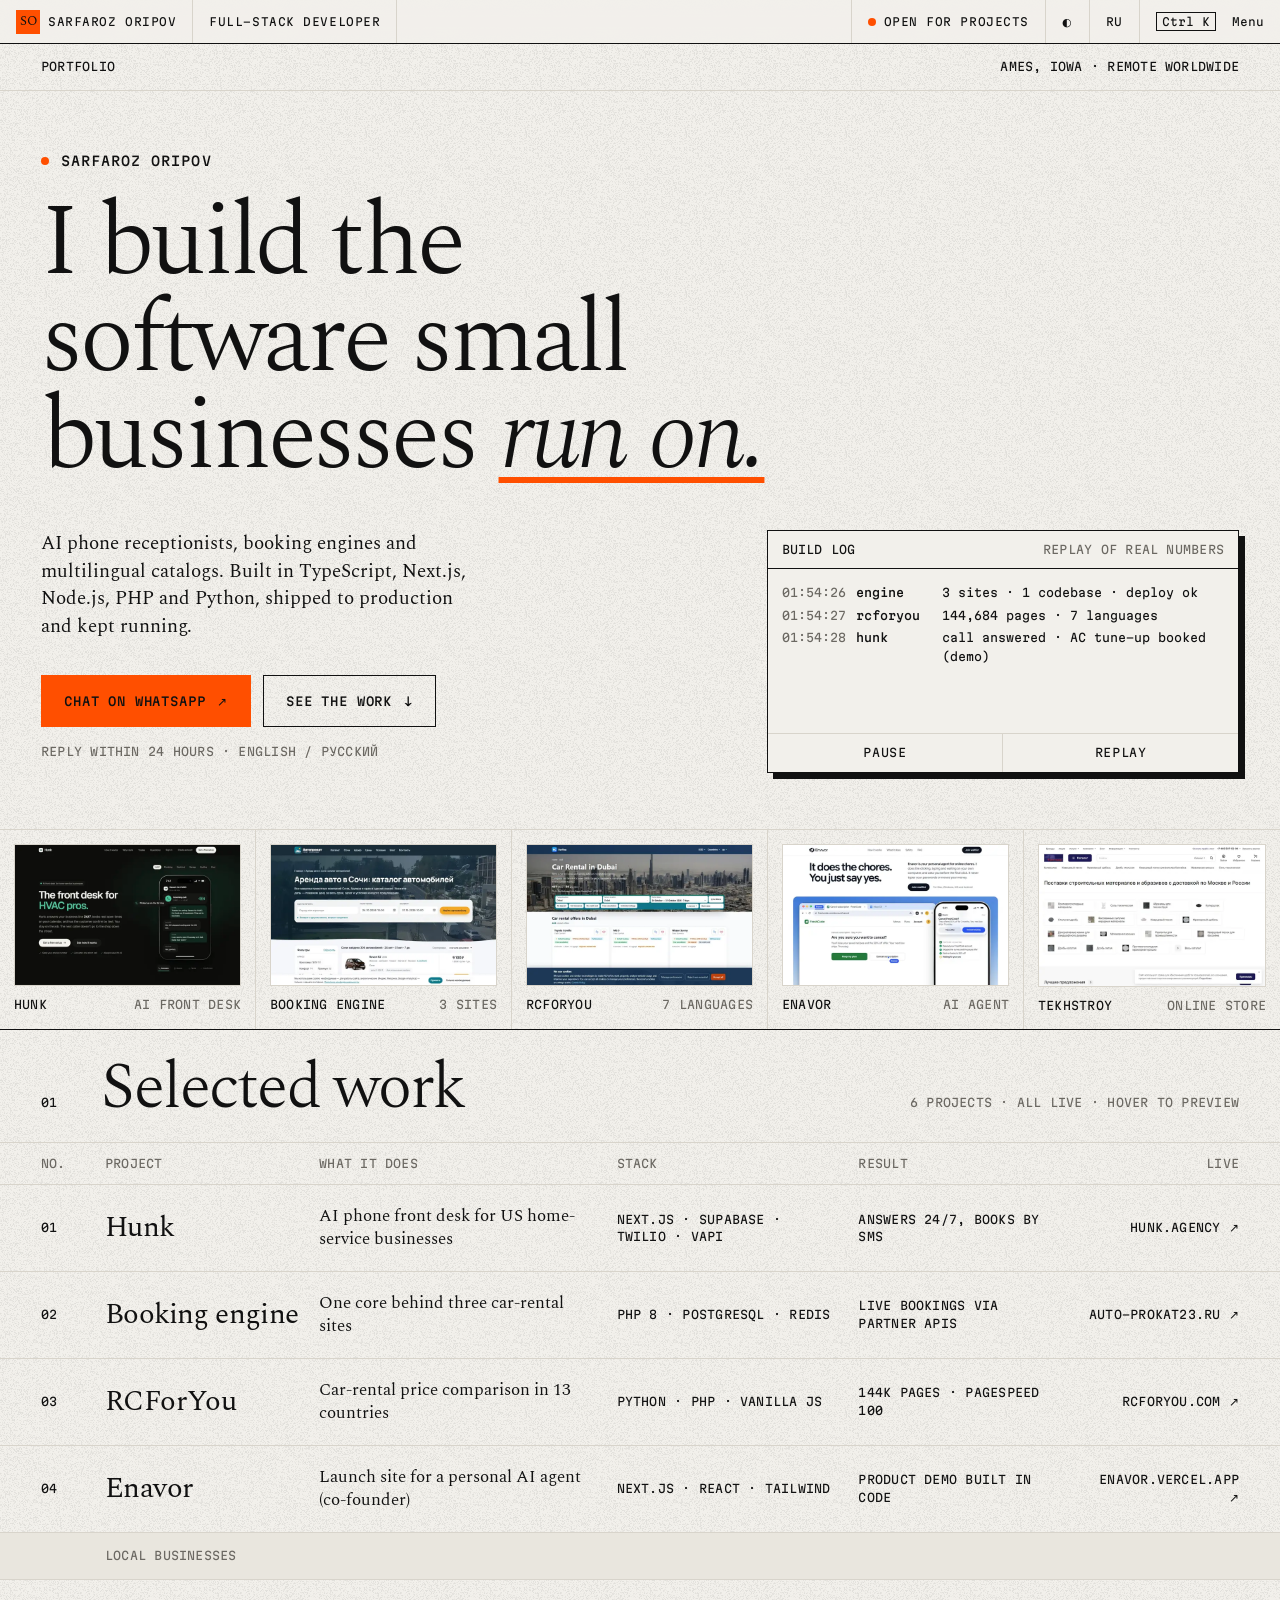
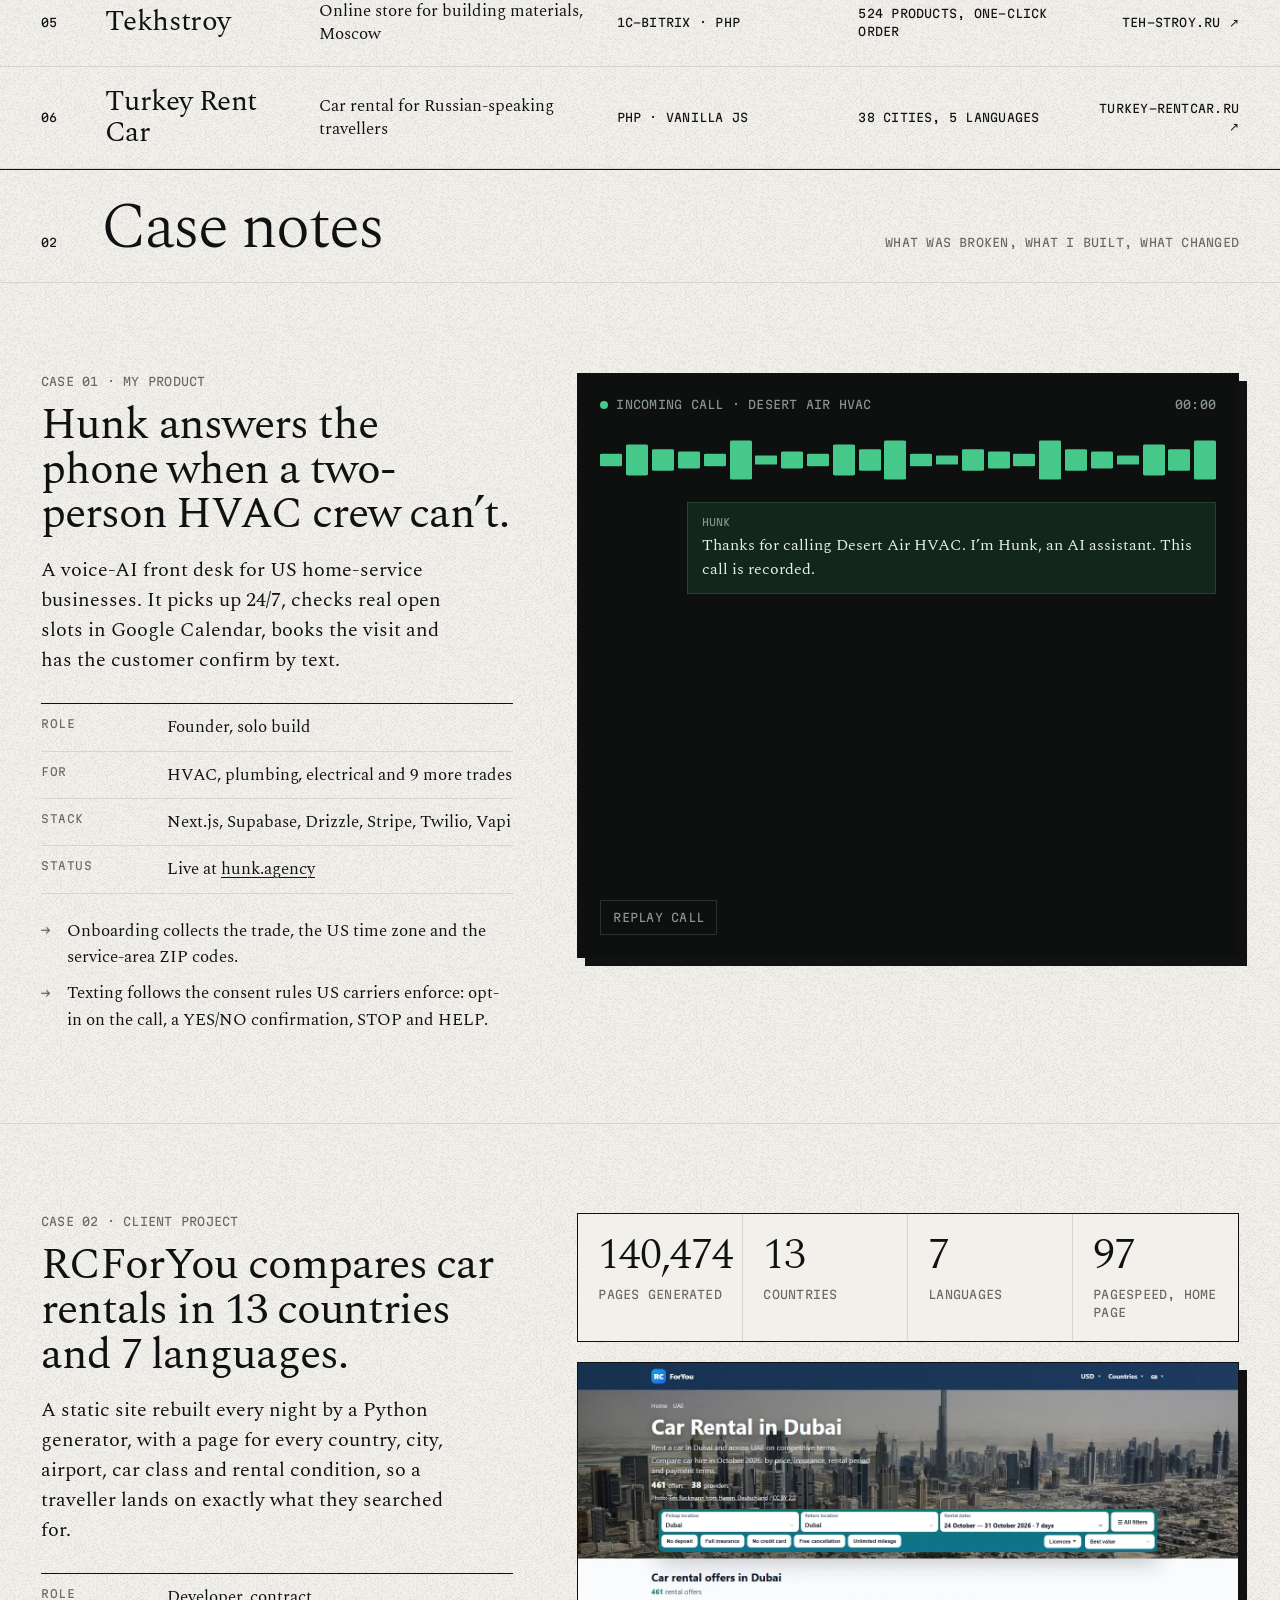
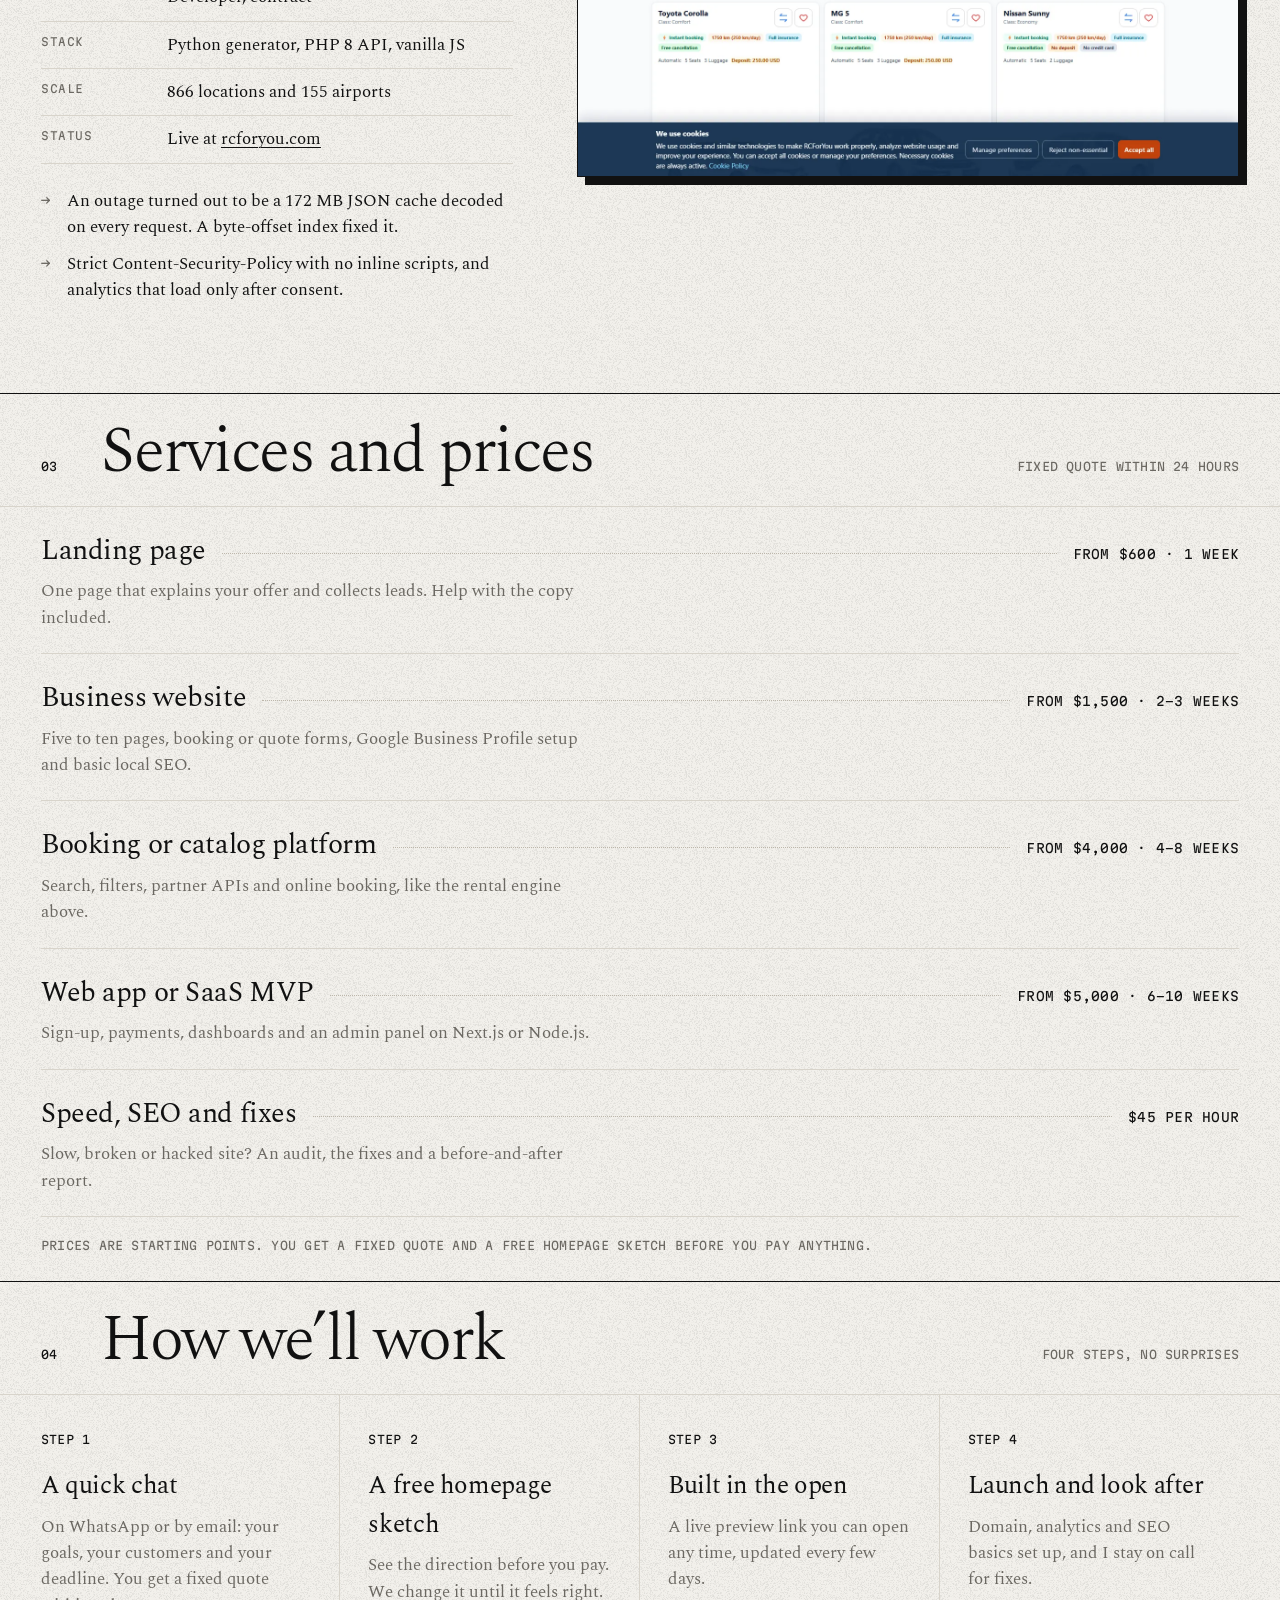
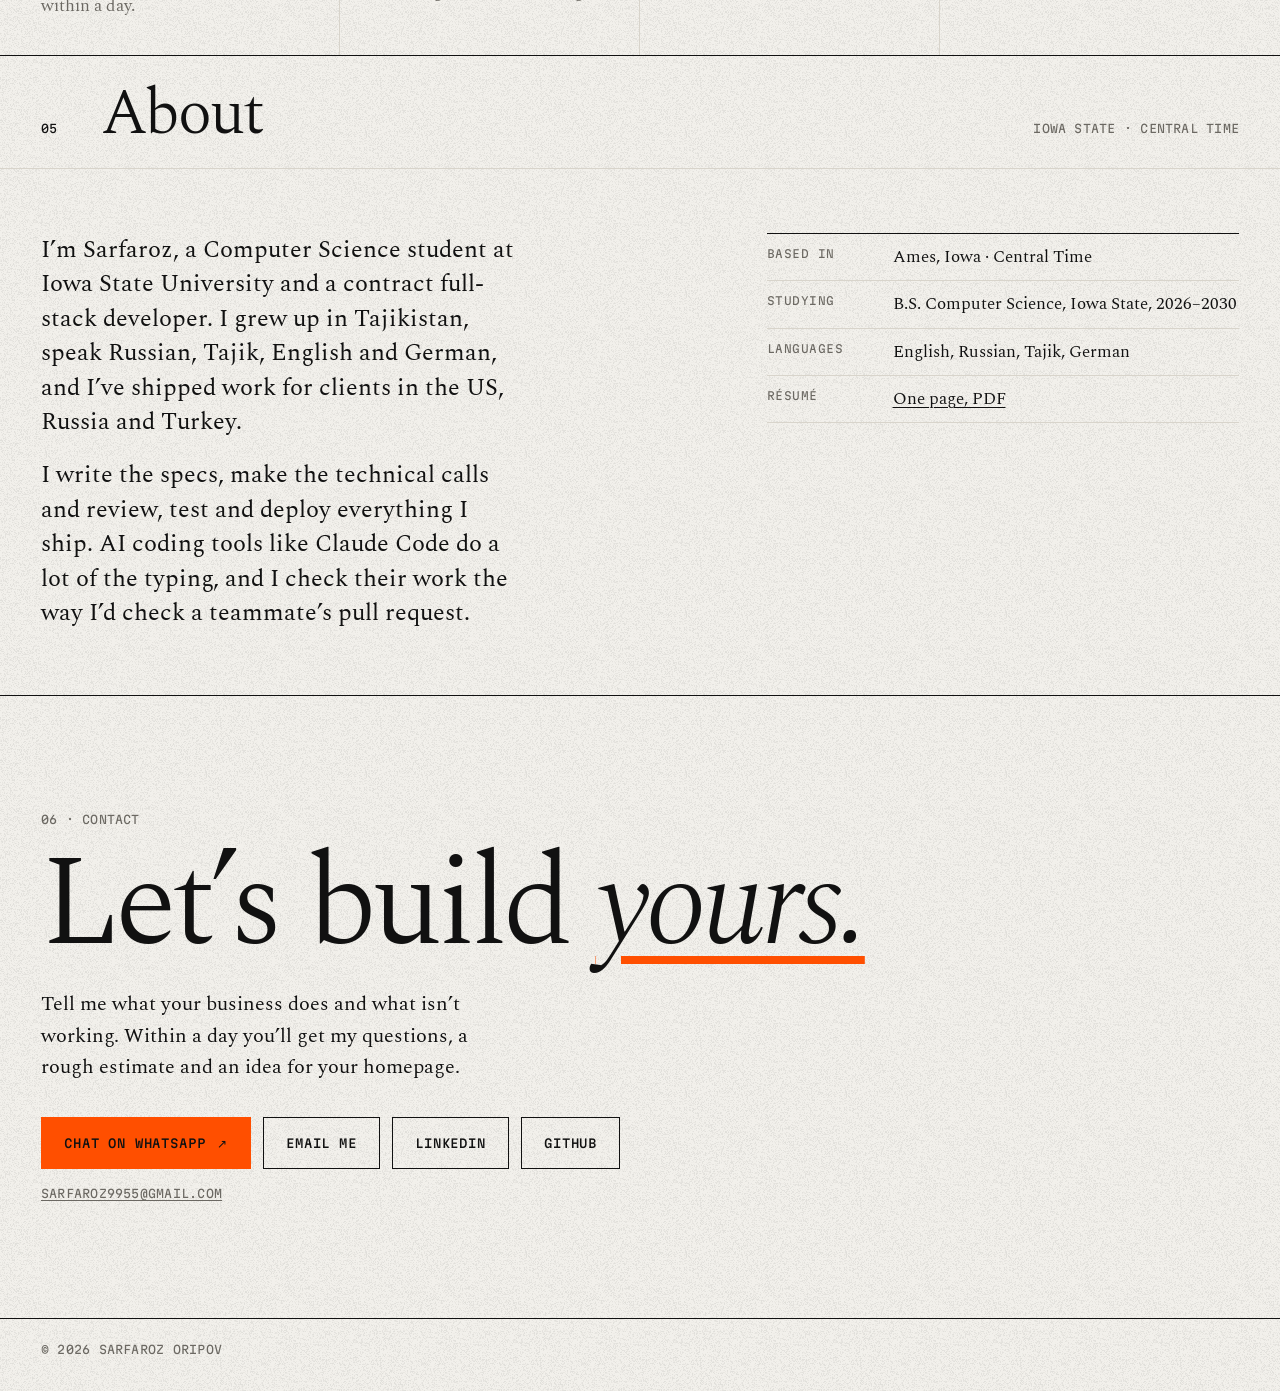
<file: index.html>
<!doctype html>
<html lang="en">
<head>
<meta charset="utf-8">
<meta name="viewport" content="width=device-width, initial-scale=1">
<title>Sarfaroz Oripov · Full-stack developer</title>
<meta name="description" content="Full-stack developer in Ames, Iowa. I build AI phone receptionists, booking engines and multilingual catalogs for small businesses, in TypeScript, Next.js, Node.js, PHP and Python.">
<meta name="theme-color" content="#F2F0EB">
<link rel="alternate" hreflang="en" href="./">
<link rel="alternate" hreflang="ru" href="./ru/">
<meta property="og:type" content="website">
<meta property="og:title" content="Sarfaroz Oripov · Full-stack developer">
<meta property="og:description" content="I build the software small businesses run on.">
<meta property="og:image" content="img/og.jpg">
<meta name="twitter:card" content="summary_large_image">
<link rel="icon" href="data:image/svg+xml,%3Csvg xmlns='http://www.w3.org/2000/svg' viewBox='0 0 64 64'%3E%3Crect width='64' height='64' fill='%23FF4F00'/%3E%3Ctext x='32' y='43' font-family='Georgia,serif' font-size='30' text-anchor='middle' fill='%23111'%3ESO%3C/text%3E%3C/svg%3E">
<link rel="preconnect" href="https://fonts.googleapis.com">
<link rel="preconnect" href="https://fonts.gstatic.com" crossorigin>
<link href="https://fonts.googleapis.com/css2?family=Martian+Mono:wght@400;500&family=Spectral:ital,wght@0,300;0,400;0,500;1,300;1,400&display=swap" rel="stylesheet">
<link rel="stylesheet" href="assets/site.css">
<script>document.documentElement.classList.add('js');try{var t=localStorage.getItem('theme');if(t)document.documentElement.dataset.theme=t}catch(e){}</script>
<script src="assets/site.js" defer></script>
<script type="application/ld+json">{"@context":"https://schema.org","@type":"Person","name":"Sarfaroz Oripov","jobTitle":"Full-stack developer","address":{"@type":"PostalAddress","addressLocality":"Ames","addressRegion":"IA","addressCountry":"US"},"alumniOf":{"@type":"CollegeOrUniversity","name":"Iowa State University"},"sameAs":["https://www.linkedin.com/in/sarfaroz9955/","https://github.com/ssarfaroz"]}</script>
<script defer src="https://cdn.vercel-insights.com/v1/script.js"></script>
</head>
<body>
<a class="skip" href="#work">Skip to work</a>

<header class="strip" aria-label="Status">
  <a class="s-brand" href="#top"><span class="mark" aria-hidden="true">SO</span><span class="hide-sm">Sarfaroz Oripov</span></a>
  <span class="hide-md">Full-stack developer</span>
  <span class="grow" aria-hidden="true"></span>
  <span class="s-status"><span class="dot" aria-hidden="true"></span><span class="hide-sm">Open for projects</span></span>
  <button class="s-btn hide-sm" type="button" data-theme-toggle aria-label="Switch colour theme">◐</button>
  <a class="s-btn" href="ru/" hreflang="ru" lang="ru">RU</a>
  <button class="s-btn" type="button" data-cmdk-open aria-haspopup="dialog"><kbd>⌘K</kbd><span class="hide-sm">&nbsp;Menu</span></button>
</header>

<main id="top">
  <section class="hero">
    <div class="hero-top wrap mono">
      <span>Portfolio</span>
      <span class="hide-sm">Ames, Iowa · Remote worldwide</span>
    </div>
    <div class="hero-grid wrap">
      <div class="hero-head">
        <p class="name" aria-label="Sarfaroz Oripov"><span class="dot" aria-hidden="true"></span><span aria-hidden="true" data-decode data-from="Сарфароз Орипов">Sarfaroz Oripov</span></p>
        <h1>I build the software small businesses <em>run&nbsp;on.</em></h1>
      </div>
      <div class="hero-main">
        <p class="lede">AI phone receptionists, booking engines and multilingual catalogs. Built in TypeScript, Next.js, Node.js, PHP and Python, shipped to production and kept running.</p>
        <div class="cta-row">
          <a class="btn btn-signal" data-magnetic href="https://wa.me/15155202245" target="_blank" rel="noopener">Chat on WhatsApp <span aria-hidden="true">↗</span></a>
          <a class="btn btn-line" href="#work">See the work <span aria-hidden="true">↓</span></a>
        </div>
        <p class="mono muted cta-note">Reply within 24 hours · English / Русский</p>
      </div>

      <aside class="log" aria-label="Build log, a replay of real project numbers">
        <div class="log-head mono"><span>Build log</span><span class="muted">replay of real numbers</span></div>
        <ol class="log-body" data-log>
          <li><time>09:21:04</time><b>engine</b><span>3 sites · 1 codebase · deploy ok</span></li>
          <li><time>09:21:05</time><b>rcforyou</b><span>144,684 pages · 7 languages</span></li>
          <li><time>09:21:06</time><b>hunk</b><span>call answered · AC tune-up booked (demo)</span></li>
          <li><time>09:21:07</time><b>prokat23</b><span>PageSpeed 99 · LCP 1.4 s</span></li>
          <li><time>09:21:08</time><b>rcforyou</b><span>memory per request 688 MB -&gt; 6 MB</span></li>
        </ol>
        <div class="log-foot mono">
          <button type="button" data-log-pause>Pause</button>
          <button type="button" data-log-replay>Replay</button>
        </div>
      </aside>
    </div>

    <nav class="proof" aria-label="Project previews">
      <a href="#case-hunk"><figure><img src="img/thumbs/hunk.webp" width="640" height="400" alt="Hunk, AI front desk" fetchpriority="high"><figcaption class="mono"><span>Hunk</span><span class="muted">AI front desk</span></figcaption></figure></a>
      <a href="https://auto-prokat23.ru" target="_blank" rel="noopener"><figure><img src="img/thumbs/engine.webp" width="640" height="400" alt="Booking engine catalog"><figcaption class="mono"><span>Booking engine</span><span class="muted">3 sites</span></figcaption></figure></a>
      <a href="#case-rcforyou"><figure><img src="img/thumbs/rcforyou.webp" width="640" height="400" alt="RCForYou catalog for Dubai"><figcaption class="mono"><span>RCForYou</span><span class="muted">7 languages</span></figcaption></figure></a>
      <a href="https://enavor.vercel.app" target="_blank" rel="noopener"><figure><img src="img/thumbs/enavor.webp" width="640" height="400" alt="Enavor launch site" loading="lazy"><figcaption class="mono"><span>Enavor</span><span class="muted">AI agent</span></figcaption></figure></a>
      <a href="https://www.teh-stroy.ru/" target="_blank" rel="noopener"><figure><img src="img/thumbs/tehstroy.webp" width="640" height="400" alt="Tekhstroy online store" loading="lazy"><figcaption class="mono"><span>Tekhstroy</span><span class="muted">Online store</span></figcaption></figure></a>
    </nav>
  </section>

  <section id="work" class="sec">
    <div class="sec-head wrap">
      <span class="mono">01</span>
      <h2 data-reveal>Selected work</h2>
      <span class="mono muted hide-sm">6 projects · all live · hover to preview</span>
    </div>
    <div class="index" data-index>
      <div class="row row-head mono muted" aria-hidden="true"><span>No.</span><span>Project</span><span>What it does</span><span class="c-stack">Stack</span><span class="c-result">Result</span><span class="c-link">Live</span></div>
      <a class="row" href="https://hunk.agency" target="_blank" rel="noopener" data-preview="img/thumbs/hunk.webp">
        <span class="mono">01</span><span class="p-name">Hunk</span><span class="p-what">AI phone front desk for US home-service businesses</span><span class="mono c-stack">Next.js · Supabase · Twilio · Vapi</span><span class="mono c-result">Answers 24/7, books by SMS</span><span class="mono c-link">hunk.agency <span aria-hidden="true">↗</span></span>
        <img class="row-thumb" src="img/thumbs/hunk.webp" width="640" height="400" alt="" loading="lazy">
      </a>
      <a class="row" href="https://auto-prokat23.ru" target="_blank" rel="noopener" data-preview="img/thumbs/engine.webp">
        <span class="mono">02</span><span class="p-name">Booking engine</span><span class="p-what">One core behind three car-rental sites</span><span class="mono c-stack">PHP 8 · PostgreSQL · Redis</span><span class="mono c-result">Live bookings via partner APIs</span><span class="mono c-link">auto-prokat23.ru <span aria-hidden="true">↗</span></span>
        <img class="row-thumb" src="img/thumbs/engine.webp" width="640" height="400" alt="" loading="lazy">
      </a>
      <a class="row" href="https://rcforyou.com" target="_blank" rel="noopener" data-preview="img/thumbs/rcforyou.webp">
        <span class="mono">03</span><span class="p-name">RCForYou</span><span class="p-what">Car-rental price comparison in 13 countries</span><span class="mono c-stack">Python · PHP · vanilla JS</span><span class="mono c-result">144k pages · PageSpeed 100</span><span class="mono c-link">rcforyou.com <span aria-hidden="true">↗</span></span>
        <img class="row-thumb" src="img/thumbs/rcforyou.webp" width="640" height="400" alt="" loading="lazy">
      </a>
      <a class="row" href="https://enavor.vercel.app" target="_blank" rel="noopener" data-preview="img/thumbs/enavor.webp">
        <span class="mono">04</span><span class="p-name">Enavor</span><span class="p-what">Launch site for a personal AI agent (co-founder)</span><span class="mono c-stack">Next.js · React · Tailwind</span><span class="mono c-result">Product demo built in code</span><span class="mono c-link">enavor.vercel.app <span aria-hidden="true">↗</span></span>
        <img class="row-thumb" src="img/thumbs/enavor.webp" width="640" height="400" alt="" loading="lazy">
      </a>
      <div class="row row-group mono muted"><span></span><span>Local businesses</span></div>
      <a class="row" href="https://www.teh-stroy.ru/" target="_blank" rel="noopener" data-preview="img/thumbs/tehstroy.webp">
        <span class="mono">05</span><span class="p-name">Tekhstroy</span><span class="p-what">Online store for building materials, Moscow</span><span class="mono c-stack">1C-Bitrix · PHP</span><span class="mono c-result">524 products, one-click order</span><span class="mono c-link">teh-stroy.ru <span aria-hidden="true">↗</span></span>
        <img class="row-thumb" src="img/thumbs/tehstroy.webp" width="640" height="400" alt="" loading="lazy">
      </a>
      <a class="row" href="https://turkey-rentcar.ru" target="_blank" rel="noopener" data-preview="img/thumbs/turkey.webp">
        <span class="mono">06</span><span class="p-name">Turkey Rent Car</span><span class="p-what">Car rental for Russian-speaking travellers</span><span class="mono c-stack">PHP · vanilla JS</span><span class="mono c-result">38 cities, 5 languages</span><span class="mono c-link">turkey-rentcar.ru <span aria-hidden="true">↗</span></span>
        <img class="row-thumb" src="img/thumbs/turkey.webp" width="640" height="400" alt="" loading="lazy">
      </a>
    </div>
  </section>

  <section id="cases" class="sec">
    <div class="sec-head wrap">
      <span class="mono">02</span>
      <h2 data-reveal>Case notes</h2>
      <span class="mono muted hide-sm">What was broken, what I built, what changed</span>
    </div>

    <article id="case-hunk" class="case wrap">
      <div class="case-text" data-reveal>
        <p class="mono muted">Case 01 · My product</p>
        <h3>Hunk answers the phone when a two-person HVAC crew can’t.</h3>
        <p class="outcome">A voice-AI front desk for US home-service businesses. It picks up 24/7, checks real open slots in Google Calendar, books the visit and has the customer confirm by text.</p>
        <dl class="spec">
          <div><dt>Role</dt><dd>Founder, solo build</dd></div>
          <div><dt>For</dt><dd>HVAC, plumbing, electrical and 9 more trades</dd></div>
          <div><dt>Stack</dt><dd>Next.js, Supabase, Drizzle, Stripe, Twilio, Vapi</dd></div>
          <div><dt>Status</dt><dd>Live at <a href="https://hunk.agency" target="_blank" rel="noopener">hunk.agency</a></dd></div>
        </dl>
        <ul class="notes">
          <li>Onboarding collects the trade, the US time zone and the service-area ZIP codes.</li>
          <li>Texting follows the consent rules US carriers enforce: opt-in on the call, a YES/NO confirmation, STOP and HELP.</li>
        </ul>
      </div>
      <div class="case-visual" data-reveal>
        <div class="call" data-call>
          <div class="call-head mono"><span><span class="call-dot" aria-hidden="true"></span>Incoming call · Desert Air HVAC</span><span data-call-timer>00:00</span></div>
          <div class="wave" aria-hidden="true"><i></i><i></i><i></i><i></i><i></i><i></i><i></i><i></i><i></i><i></i><i></i><i></i><i></i><i></i><i></i><i></i><i></i><i></i><i></i><i></i><i></i><i></i><i></i><i></i></div>
          <ol class="call-lines">
            <li class="from-ai"><b class="mono">Hunk</b>Thanks for calling Desert Air HVAC. I’m Hunk, an AI assistant. This call is recorded.</li>
            <li><b class="mono">Caller</b>Our AC stopped cooling and it’s 104 out.</li>
            <li class="from-ai"><b class="mono">Hunk</b>I can send a tech Thursday at 9 AM. Does that work?</li>
            <li><b class="mono">Caller</b>Yes, perfect.</li>
            <li class="call-done mono">Booked Thu 9:00 AM · confirmation text sent</li>
          </ol>
          <button class="call-replay mono" type="button" data-call-replay>Replay call</button>
        </div>
      </div>
    </article>

    <article id="case-rcforyou" class="case wrap">
      <div class="case-text" data-reveal>
        <p class="mono muted">Case 02 · Client project</p>
        <h3>RCForYou compares car rentals in 13 countries and 7 languages.</h3>
        <p class="outcome">A static site rebuilt every night by a Python generator, with a page for every country, city, airport, car class and rental condition, so a traveller lands on exactly what they searched for.</p>
        <dl class="spec">
          <div><dt>Role</dt><dd>Developer, contract</dd></div>
          <div><dt>Stack</dt><dd>Python generator, PHP 8 API, vanilla JS</dd></div>
          <div><dt>Scale</dt><dd>866 locations and 155 airports</dd></div>
          <div><dt>Status</dt><dd>Live at <a href="https://rcforyou.com" target="_blank" rel="noopener">rcforyou.com</a></dd></div>
        </dl>
        <ul class="notes">
          <li>An outage turned out to be a 172 MB JSON cache decoded on every request. A byte-offset index fixed it.</li>
          <li>Strict Content-Security-Policy with no inline scripts, and analytics that load only after consent.</li>
        </ul>
      </div>
      <div class="case-visual" data-reveal>
        <div class="stats">
          <div><b data-count="144684">144,684</b><span class="mono muted">pages generated</span></div>
          <div><b data-count="13">13</b><span class="mono muted">countries</span></div>
          <div><b data-count="7">7</b><span class="mono muted">languages</span></div>
          <div><b data-count="100">100</b><span class="mono muted">PageSpeed, home page</span></div>
        </div>
        <figure class="shot"><img src="img/rcforyou-com-feature.webp" width="1440" height="900" alt="RCForYou catalog for Dubai with filters and offers" loading="lazy"></figure>
      </div>
    </article>
  </section>

  <section id="services" class="sec">
    <div class="sec-head wrap">
      <span class="mono">03</span>
      <h2 data-reveal>Services and prices</h2>
      <span class="mono muted hide-sm">Fixed quote within 24 hours</span>
    </div>
    <!-- Starting prices: change them to your own before publishing. -->
    <ul class="prices wrap">
      <li class="price" data-reveal><h3>Landing page</h3><span class="leader" aria-hidden="true"></span><span class="val mono">from $600 · 1 week</span><p>One page that explains your offer and collects leads. Help with the copy included.</p></li>
      <li class="price" data-reveal><h3>Business website</h3><span class="leader" aria-hidden="true"></span><span class="val mono">from $1,500 · 2–3 weeks</span><p>Five to ten pages, booking or quote forms, Google Business Profile setup and basic local SEO.</p></li>
      <li class="price" data-reveal><h3>Booking or catalog platform</h3><span class="leader" aria-hidden="true"></span><span class="val mono">from $4,000 · 4–8 weeks</span><p>Search, filters, partner APIs and online booking, like the rental engine above.</p></li>
      <li class="price" data-reveal><h3>Web app or SaaS MVP</h3><span class="leader" aria-hidden="true"></span><span class="val mono">from $5,000 · 6–10 weeks</span><p>Sign-up, payments, dashboards and an admin panel on Next.js or Node.js.</p></li>
      <li class="price" data-reveal><h3>Speed, SEO and fixes</h3><span class="leader" aria-hidden="true"></span><span class="val mono">$45 per hour</span><p>Slow, broken or hacked site? An audit, the fixes and a before-and-after report.</p></li>
    </ul>
    <p class="wrap mono muted price-note">Prices are starting points. You get a fixed quote and a free homepage sketch before you pay anything.</p>
  </section>

  <section id="process" class="sec">
    <div class="sec-head wrap">
      <span class="mono">04</span>
      <h2 data-reveal>How we’ll work</h2>
      <span class="mono muted hide-sm">Four steps, no surprises</span>
    </div>
    <ol class="steps wrap">
      <li data-reveal><span class="mono">Step 1</span><h3>A quick chat</h3><p>On WhatsApp or by email: your goals, your customers and your deadline. You get a fixed quote within a day.</p></li>
      <li data-reveal><span class="mono">Step 2</span><h3>A free homepage sketch</h3><p>See the direction before you pay. We change it until it feels right.</p></li>
      <li data-reveal><span class="mono">Step 3</span><h3>Built in the open</h3><p>A live preview link you can open any time, updated every few days.</p></li>
      <li data-reveal><span class="mono">Step 4</span><h3>Launch and look after</h3><p>Domain, analytics and SEO basics set up, and I stay on call for fixes.</p></li>
    </ol>
  </section>

  <section id="about" class="sec">
    <div class="sec-head wrap">
      <span class="mono">05</span>
      <h2 data-reveal>About</h2>
      <span class="mono muted hide-sm">Iowa State · Central Time</span>
    </div>
    <div class="about wrap">
      <div class="about-text" data-reveal>
        <p>I’m Sarfaroz, a Computer Science student at Iowa State University and a contract full-stack developer. I grew up in Tajikistan, speak Russian, Tajik, English and German, and I’ve shipped work for clients in the US, Russia and Turkey.</p>
        <p>I write the specs, make the technical calls and review, test and deploy everything I ship. AI coding tools like Claude Code do a lot of the typing, and I check their work the way I’d check a teammate’s pull request.</p>
      </div>
      <dl class="spec about-facts" data-reveal>
        <div><dt>Based in</dt><dd>Ames, Iowa · Central Time</dd></div>
        <div><dt>Studying</dt><dd>B.S. Computer Science, Iowa State, 2026–2030</dd></div>
        <div><dt>Languages</dt><dd>English, Russian, Tajik, German</dd></div>
        <div><dt>Résumé</dt><dd><a href="resume.pdf" target="_blank" rel="noopener">One page, PDF</a></dd></div>
      </dl>
    </div>
  </section>

  <section id="contact" class="sec contact">
    <div class="wrap">
      <p class="mono muted">06 · Contact</p>
      <h2 class="big" data-reveal>Let’s build <em>yours.</em></h2>
      <p class="contact-lede" data-reveal>Tell me what your business does and what isn’t working. Within a day you’ll get my questions, a rough estimate and an idea for your homepage.</p>
      <div class="cta-row">
        <a class="btn btn-signal" data-magnetic href="https://wa.me/15155202245" target="_blank" rel="noopener">Chat on WhatsApp <span aria-hidden="true">↗</span></a>
        <a class="btn btn-line" href="mailto:sarfaroz9955@gmail.com?subject=New%20project">Email me</a>
        <a class="btn btn-line" href="https://www.linkedin.com/in/sarfaroz9955/" target="_blank" rel="noopener">LinkedIn</a>
        <a class="btn btn-line" href="https://github.com/ssarfaroz" target="_blank" rel="noopener">GitHub</a>
        <!-- Add Telegram here: <a class="btn btn-line" href="https://t.me/USERNAME">Telegram</a> -->
      </div>
      <p class="mono muted cta-note"><a href="mailto:sarfaroz9955@gmail.com?subject=New%20project">sarfaroz9955@gmail.com</a></p>
    </div>
  </section>
</main>

<footer class="foot wrap mono muted">
  <span>© 2026 Sarfaroz Oripov</span>
</footer>

<div class="preview" aria-hidden="true"><img alt="" width="640" height="400"></div>
<div class="toast mono" role="status" aria-live="polite"></div>

<dialog class="cmdk" aria-label="Command menu">
  <div class="cmdk-box">
    <input type="text" placeholder="Type a command or search…" aria-label="Command" autocomplete="off" spellcheck="false">
    <ul role="listbox"></ul>
    <p class="cmdk-hint mono muted"><span>↑↓ to move · Enter to run · Esc to close</span><span>try: sudo hire sarfaroz</span></p>
  </div>
</dialog>
</body>
</html>
</file>
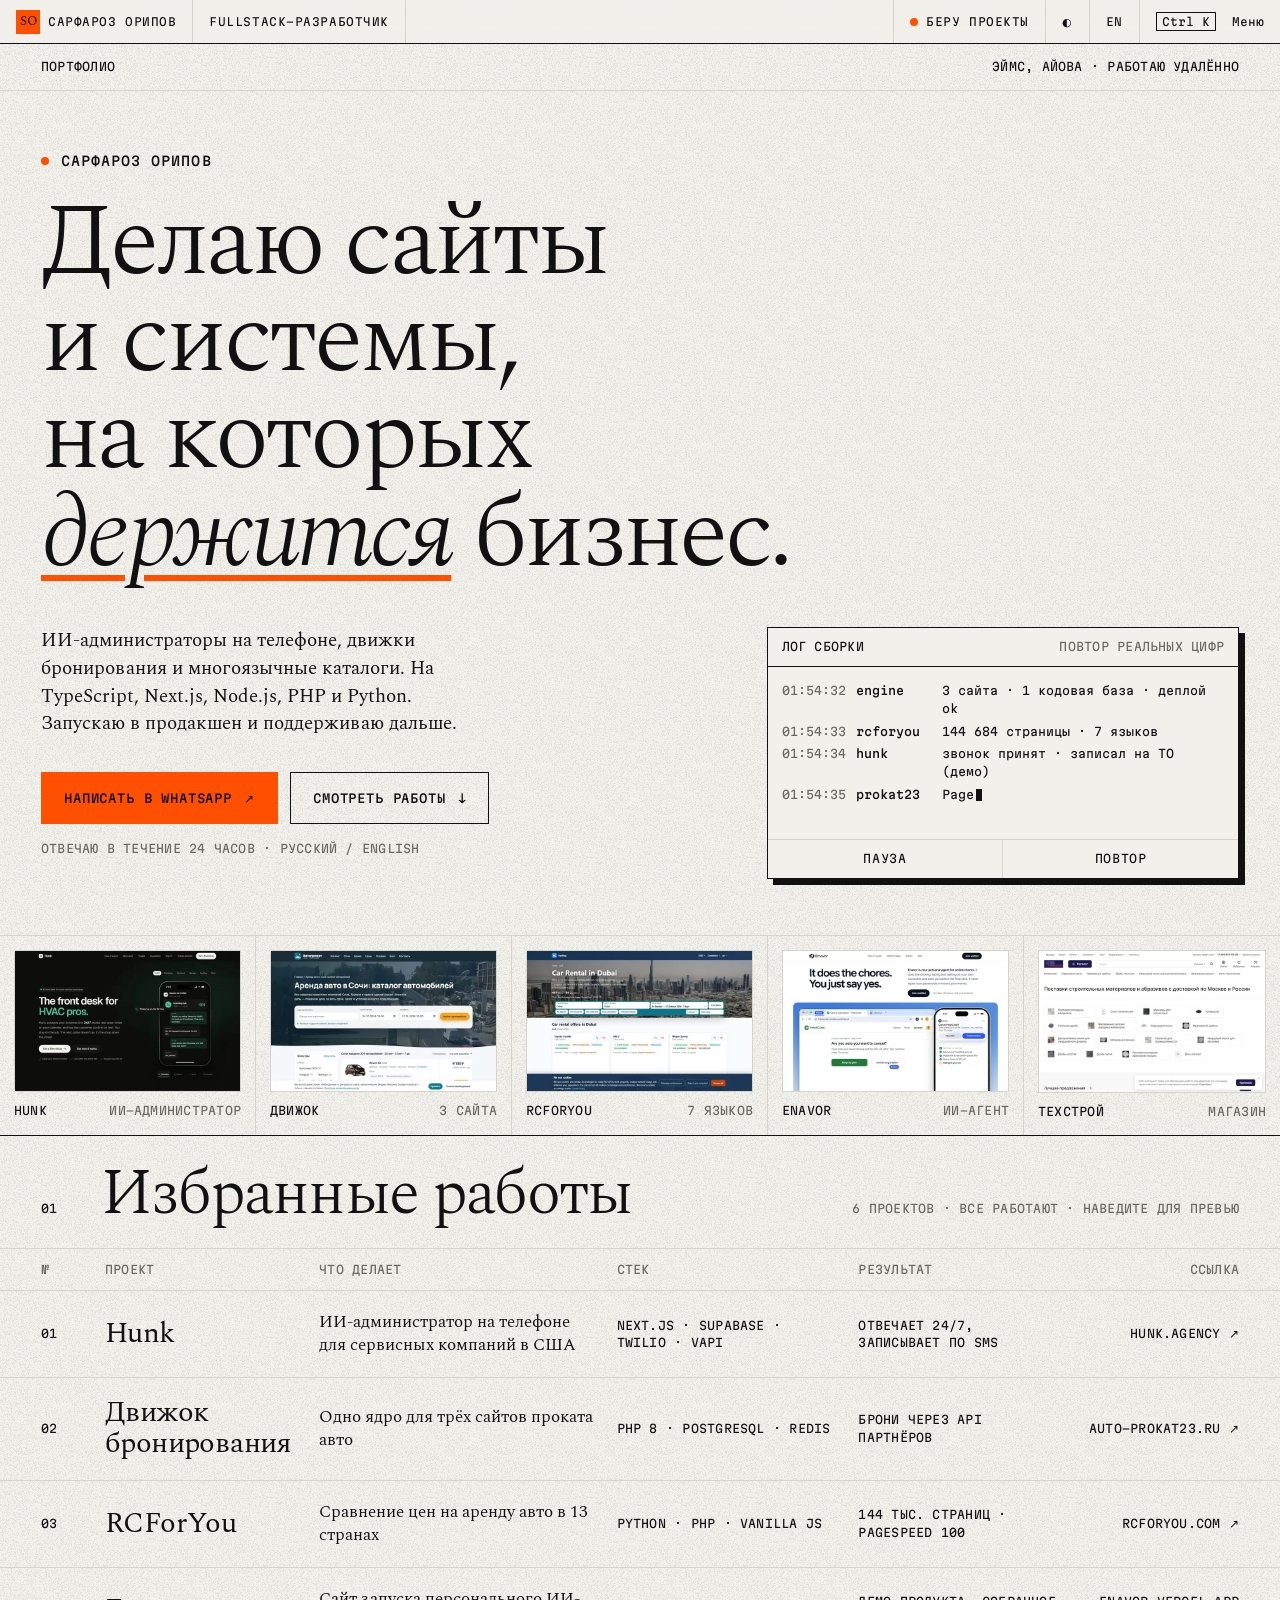
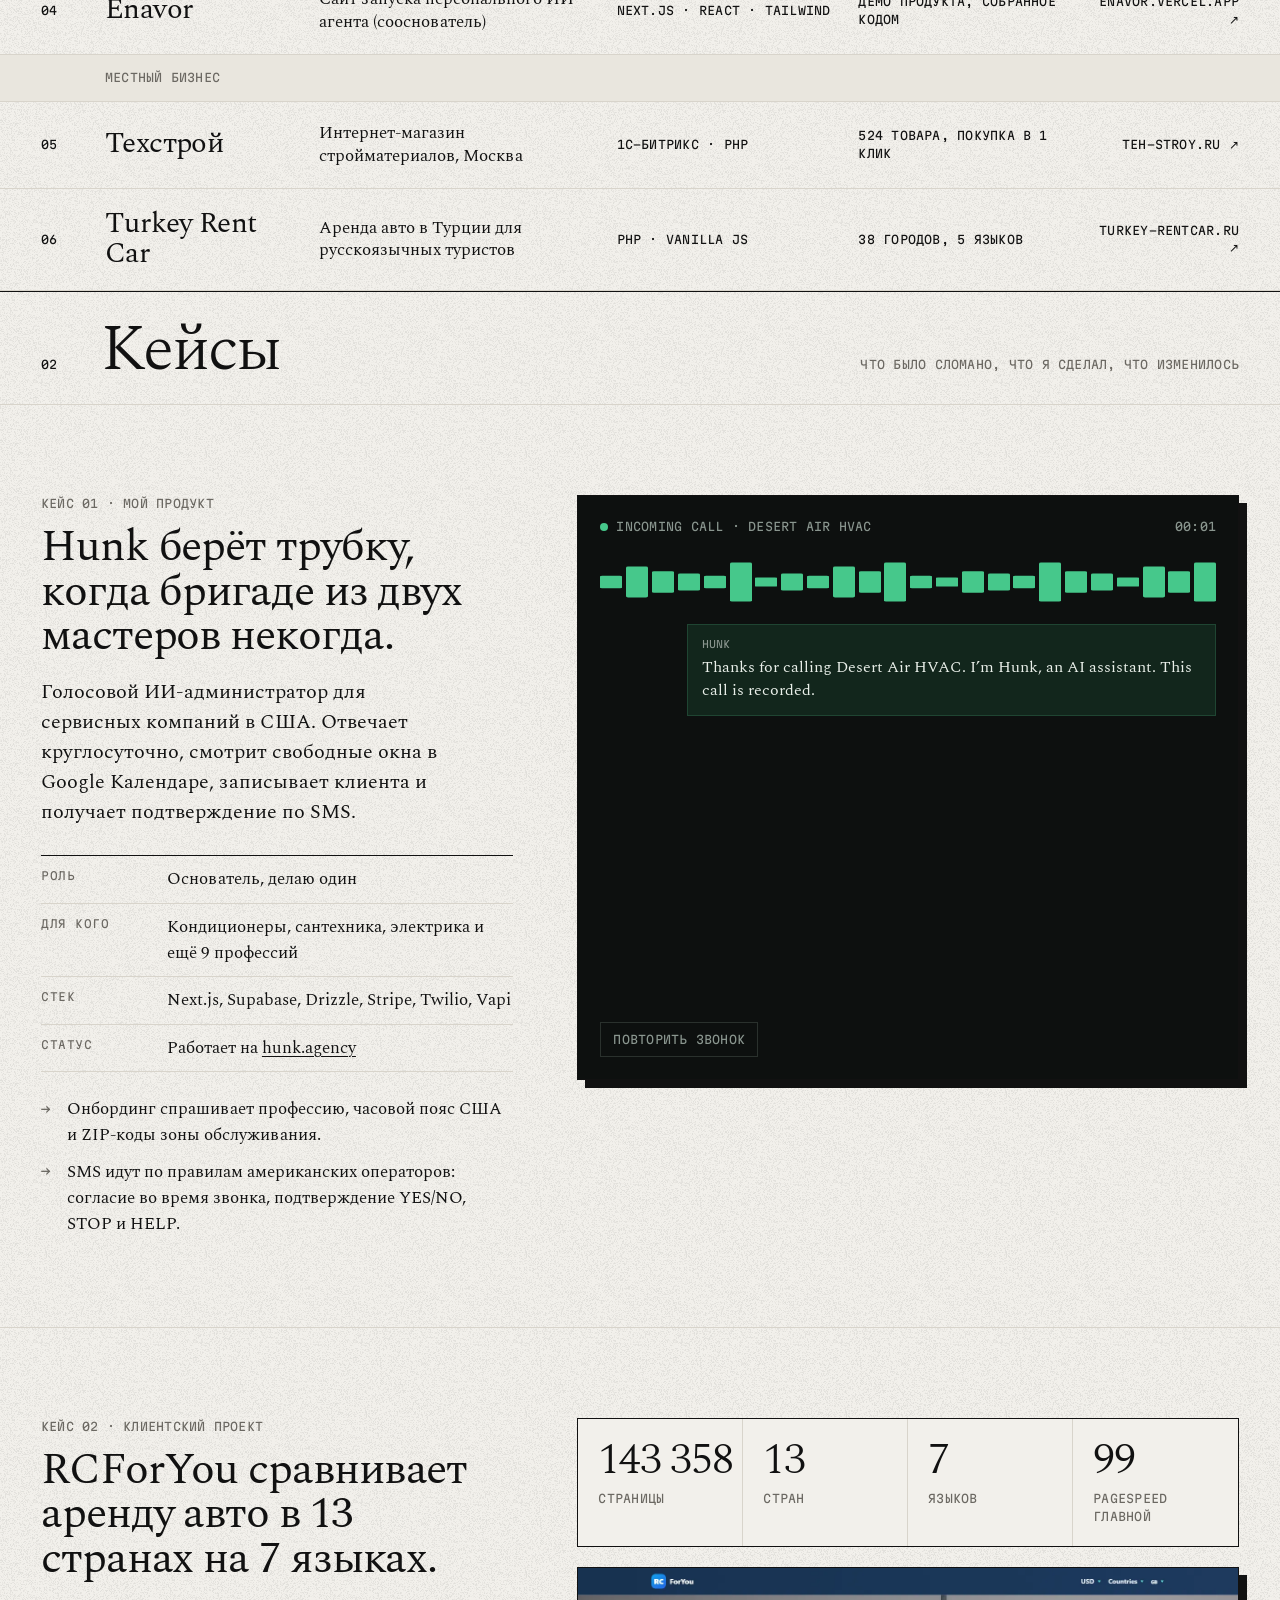
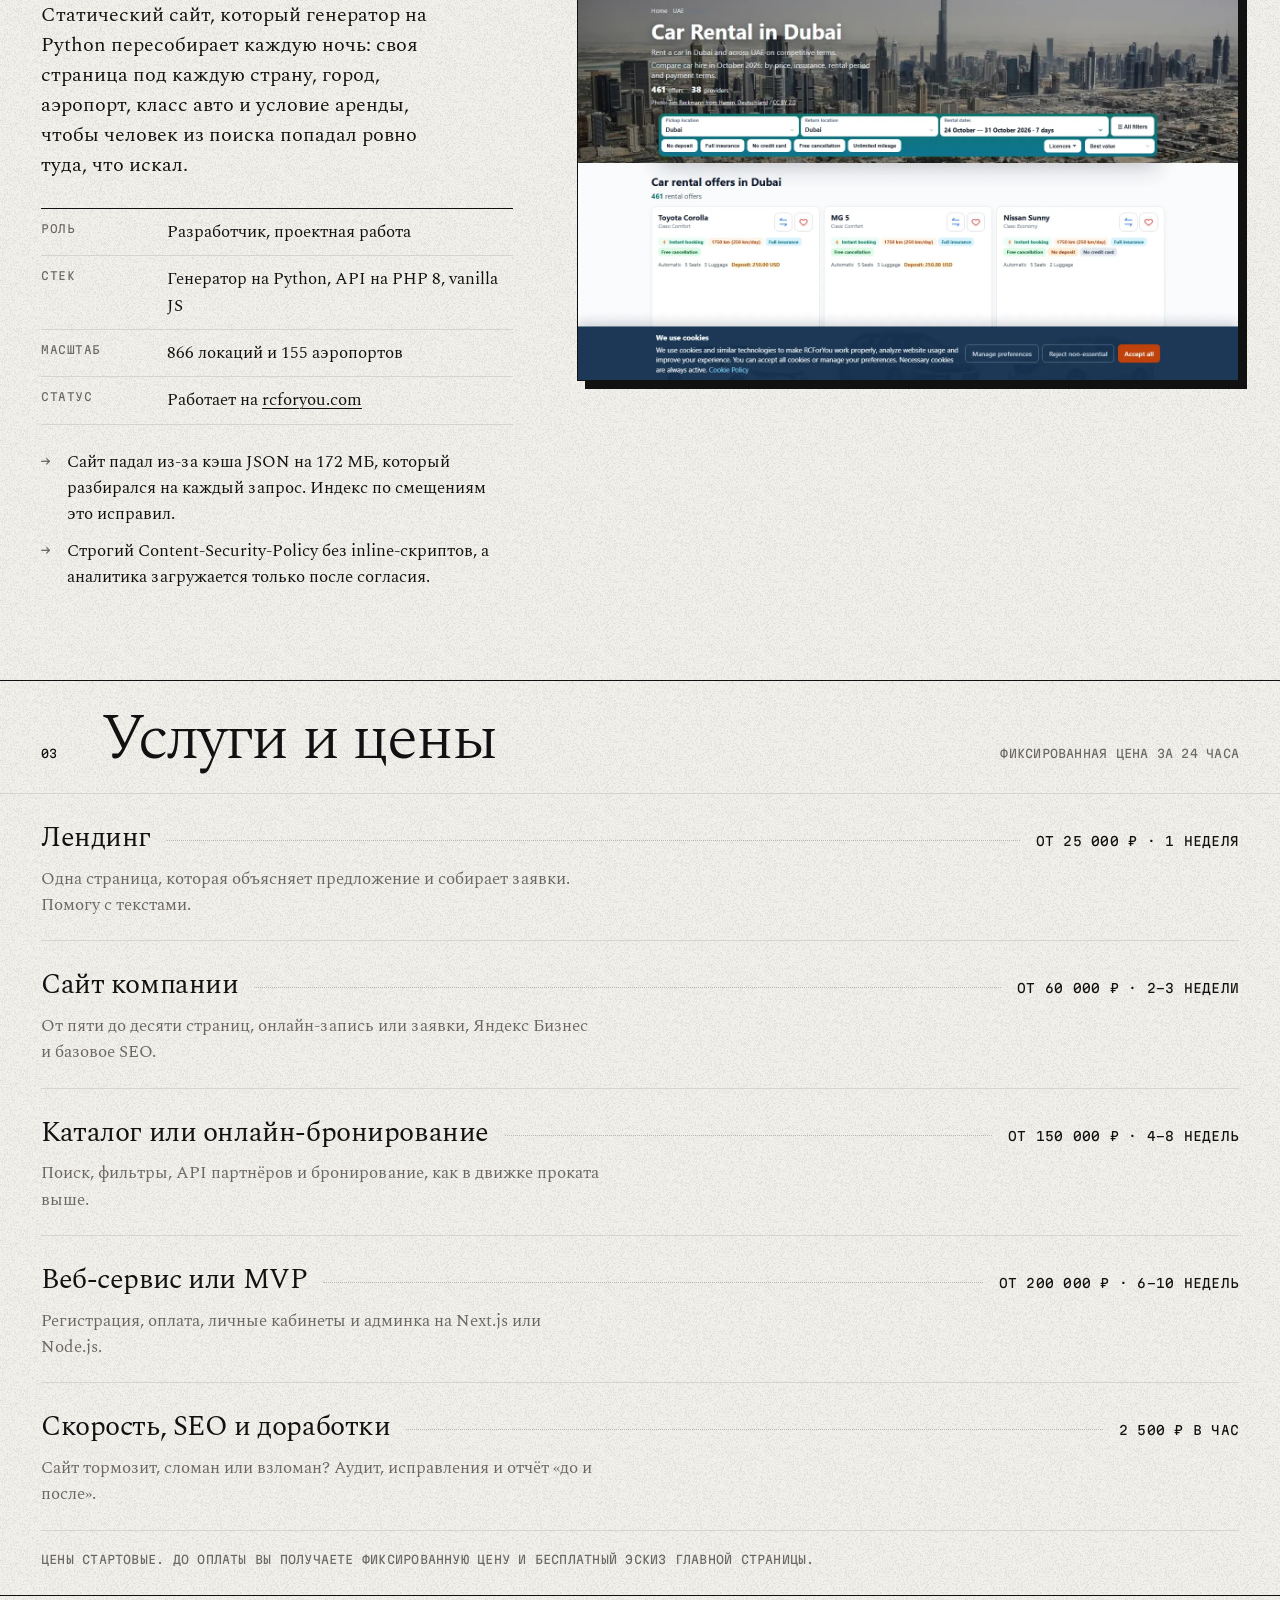
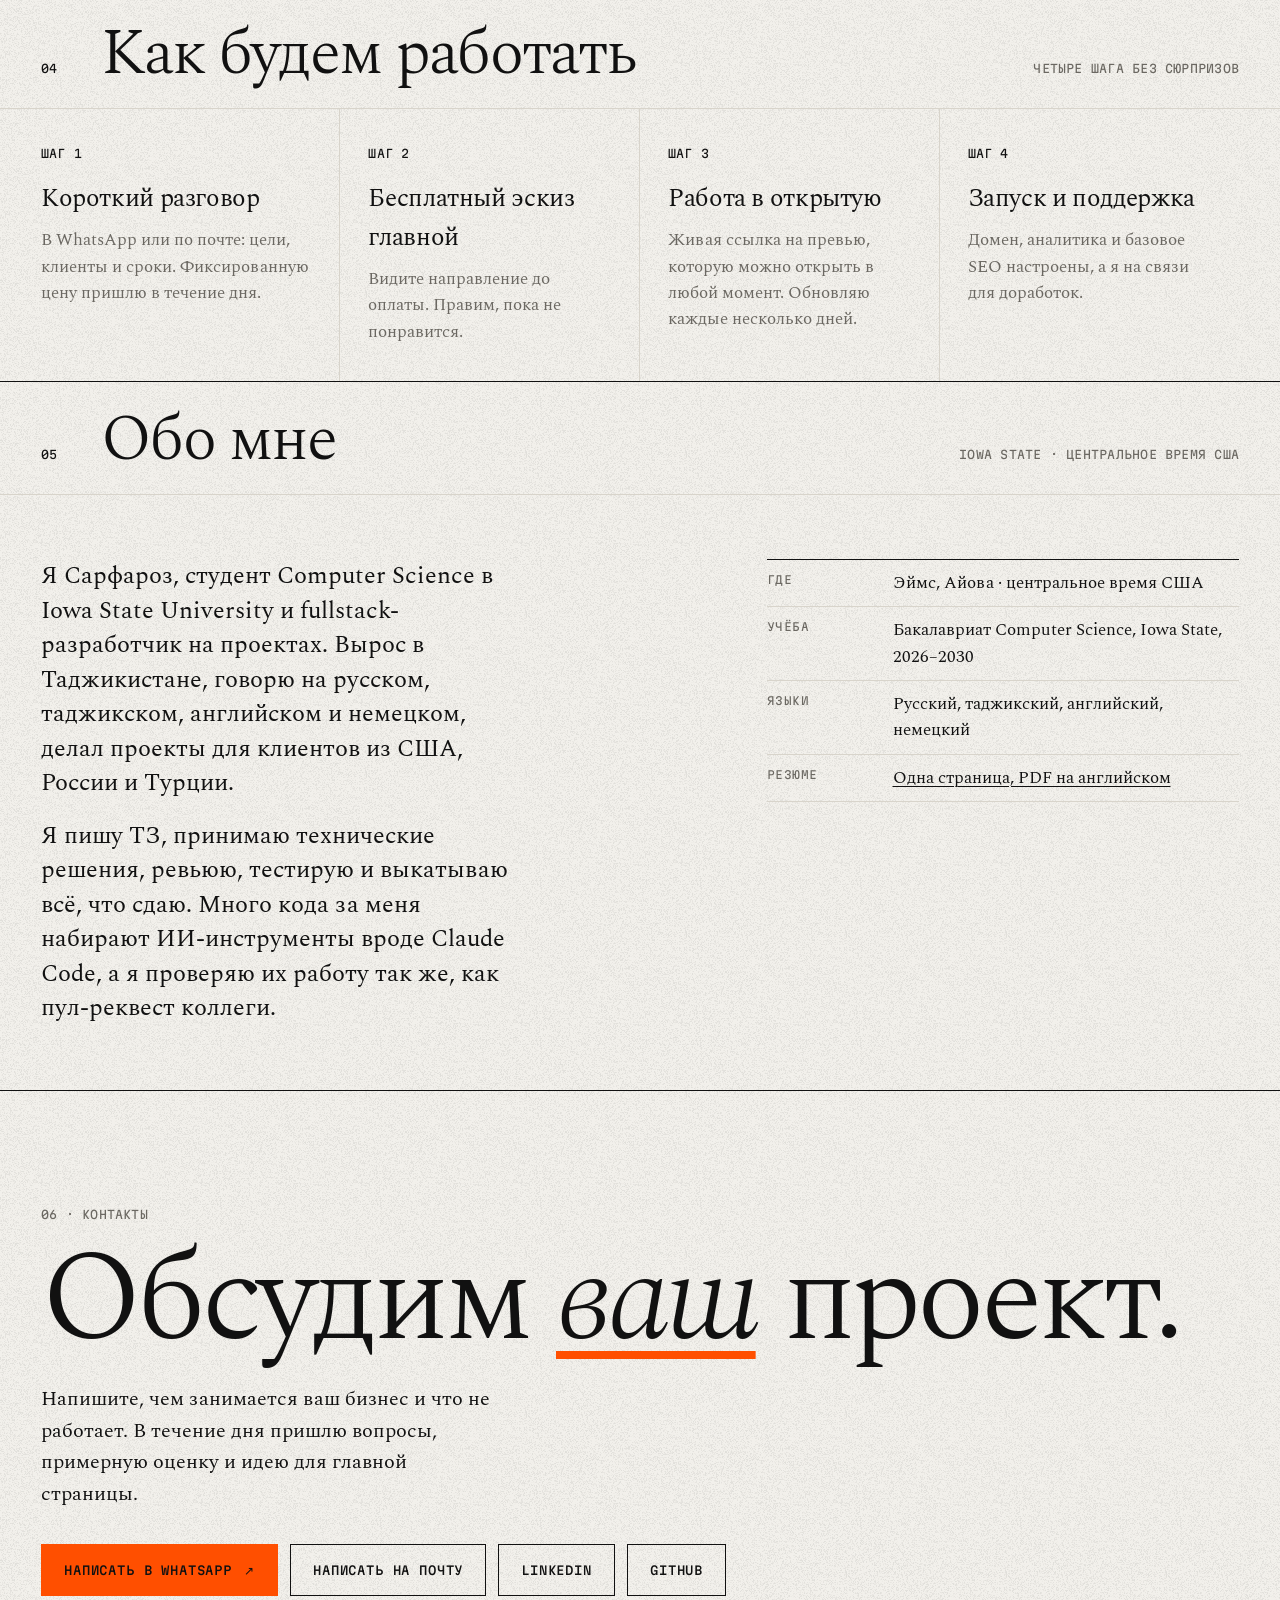
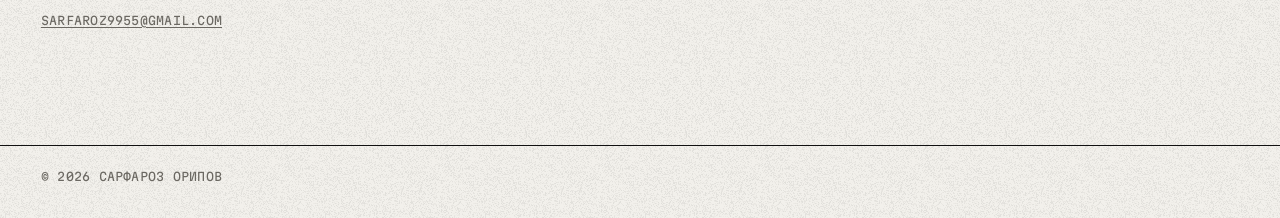
<file: ru/index.html>
<!doctype html>
<html lang="ru">
<head>
<meta charset="utf-8">
<meta name="viewport" content="width=device-width, initial-scale=1">
<title>Сарфароз Орипов · fullstack-разработчик</title>
<meta name="description" content="Fullstack-разработчик из Эймса (Айова, США). Делаю ИИ-администраторов на телефоне, движки бронирования и многоязычные каталоги для бизнеса на TypeScript, Next.js, Node.js, PHP и Python.">
<meta name="theme-color" content="#F2F0EB">
<link rel="alternate" hreflang="ru" href="./">
<link rel="alternate" hreflang="en" href="../">
<meta property="og:type" content="website">
<meta property="og:title" content="Сарфароз Орипов · fullstack-разработчик">
<meta property="og:description" content="Делаю сайты и системы, на которых держится бизнес.">
<meta property="og:image" content="../img/og.jpg">
<meta name="twitter:card" content="summary_large_image">
<link rel="icon" href="data:image/svg+xml,%3Csvg xmlns='http://www.w3.org/2000/svg' viewBox='0 0 64 64'%3E%3Crect width='64' height='64' fill='%23FF4F00'/%3E%3Ctext x='32' y='43' font-family='Georgia,serif' font-size='30' text-anchor='middle' fill='%23111'%3ESO%3C/text%3E%3C/svg%3E">
<link rel="preconnect" href="https://fonts.googleapis.com">
<link rel="preconnect" href="https://fonts.gstatic.com" crossorigin>
<link href="https://fonts.googleapis.com/css2?family=Martian+Mono:wght@400;500&family=Spectral:ital,wght@0,300;0,400;0,500;1,300;1,400&display=swap" rel="stylesheet">
<link rel="stylesheet" href="../assets/site.css">
<script>document.documentElement.classList.add('js');try{var t=localStorage.getItem('theme');if(t)document.documentElement.dataset.theme=t}catch(e){}</script>
<script src="../assets/site.js" defer></script>
<script type="application/ld+json">{"@context":"https://schema.org","@type":"Person","name":"Сарфароз Орипов","alternateName":"Sarfaroz Oripov","jobTitle":"Fullstack-разработчик","address":{"@type":"PostalAddress","addressLocality":"Ames","addressRegion":"IA","addressCountry":"US"},"alumniOf":{"@type":"CollegeOrUniversity","name":"Iowa State University"},"sameAs":["https://www.linkedin.com/in/sarfaroz9955/","https://github.com/ssarfaroz"]}</script>
<script defer src="https://cdn.vercel-insights.com/v1/script.js"></script>
</head>
<body>
<a class="skip" href="#work">К работам</a>

<header class="strip" aria-label="Статус">
  <a class="s-brand" href="#top"><span class="mark" aria-hidden="true">SO</span><span class="hide-sm">Сарфароз Орипов</span></a>
  <span class="hide-md">Fullstack-разработчик</span>
  <span class="grow" aria-hidden="true"></span>
  <span class="s-status"><span class="dot" aria-hidden="true"></span><span class="hide-sm">Беру проекты</span></span>
  <button class="s-btn hide-sm" type="button" data-theme-toggle aria-label="Сменить тему">◐</button>
  <a class="s-btn" href="../" hreflang="en" lang="en">EN</a>
  <button class="s-btn" type="button" data-cmdk-open aria-haspopup="dialog"><kbd>⌘K</kbd><span class="hide-sm">&nbsp;Меню</span></button>
</header>

<main id="top">
  <section class="hero">
    <div class="hero-top wrap mono">
      <span>Портфолио</span>
      <span class="hide-sm">Эймс, Айова · Работаю удалённо</span>
    </div>
    <div class="hero-grid wrap">
      <div class="hero-head">
        <p class="name" aria-label="Сарфароз Орипов"><span class="dot" aria-hidden="true"></span><span aria-hidden="true" data-decode data-from="Sarfaroz Oripov">Сарфароз Орипов</span></p>
        <h1>Делаю сайты и системы, на которых <em>держится</em> бизнес.</h1>
      </div>
      <div class="hero-main">
        <p class="lede">ИИ-администраторы на телефоне, движки бронирования и многоязычные каталоги. На TypeScript, Next.js, Node.js, PHP и Python. Запускаю в продакшен и поддерживаю дальше.</p>
        <div class="cta-row">
          <a class="btn btn-signal" data-magnetic href="https://wa.me/15155202245" target="_blank" rel="noopener">Написать в WhatsApp <span aria-hidden="true">↗</span></a>
          <a class="btn btn-line" href="#work">Смотреть работы <span aria-hidden="true">↓</span></a>
        </div>
        <p class="mono muted cta-note">Отвечаю в течение 24 часов · Русский / English</p>
      </div>

      <aside class="log" aria-label="Лог сборки: повтор реальных цифр из проектов">
        <div class="log-head mono"><span>Лог сборки</span><span class="muted">повтор реальных цифр</span></div>
        <ol class="log-body" data-log>
          <li><time>09:21:04</time><b>engine</b><span>3 сайта · 1 кодовая база · деплой ok</span></li>
          <li><time>09:21:05</time><b>rcforyou</b><span>144 684 страницы · 7 языков</span></li>
          <li><time>09:21:06</time><b>hunk</b><span>звонок принят · записал на ТО (демо)</span></li>
          <li><time>09:21:07</time><b>prokat23</b><span>PageSpeed 99 · LCP 1,4 с</span></li>
          <li><time>09:21:08</time><b>rcforyou</b><span>память на запрос 688 МБ -&gt; 6 МБ</span></li>
        </ol>
        <div class="log-foot mono">
          <button type="button" data-log-pause>Пауза</button>
          <button type="button" data-log-replay>Повтор</button>
        </div>
      </aside>
    </div>

    <nav class="proof" aria-label="Превью проектов">
      <a href="#case-hunk"><figure><img src="../img/thumbs/hunk.webp" width="640" height="400" alt="Hunk, ИИ-администратор" fetchpriority="high"><figcaption class="mono"><span>Hunk</span><span class="muted">ИИ-администратор</span></figcaption></figure></a>
      <a href="https://auto-prokat23.ru" target="_blank" rel="noopener"><figure><img src="../img/thumbs/engine.webp" width="640" height="400" alt="Каталог на движке бронирования"><figcaption class="mono"><span>Движок</span><span class="muted">3 сайта</span></figcaption></figure></a>
      <a href="#case-rcforyou"><figure><img src="../img/thumbs/rcforyou.webp" width="640" height="400" alt="Каталог RCForYou по Дубаю"><figcaption class="mono"><span>RCForYou</span><span class="muted">7 языков</span></figcaption></figure></a>
      <a href="https://enavor.vercel.app" target="_blank" rel="noopener"><figure><img src="../img/thumbs/enavor.webp" width="640" height="400" alt="Сайт запуска Enavor" loading="lazy"><figcaption class="mono"><span>Enavor</span><span class="muted">ИИ-агент</span></figcaption></figure></a>
      <a href="https://www.teh-stroy.ru/" target="_blank" rel="noopener"><figure><img src="../img/thumbs/tehstroy.webp" width="640" height="400" alt="Интернет-магазин Техстрой" loading="lazy"><figcaption class="mono"><span>Техстрой</span><span class="muted">Магазин</span></figcaption></figure></a>
    </nav>
  </section>

  <section id="work" class="sec">
    <div class="sec-head wrap">
      <span class="mono">01</span>
      <h2 data-reveal>Избранные работы</h2>
      <span class="mono muted hide-sm">6 проектов · все работают · наведите для превью</span>
    </div>
    <div class="index" data-index>
      <div class="row row-head mono muted" aria-hidden="true"><span>№</span><span>Проект</span><span>Что делает</span><span class="c-stack">Стек</span><span class="c-result">Результат</span><span class="c-link">Ссылка</span></div>
      <a class="row" href="https://hunk.agency" target="_blank" rel="noopener" data-preview="../img/thumbs/hunk.webp">
        <span class="mono">01</span><span class="p-name">Hunk</span><span class="p-what">ИИ-администратор на телефоне для сервисных компаний в США</span><span class="mono c-stack">Next.js · Supabase · Twilio · Vapi</span><span class="mono c-result">Отвечает 24/7, записывает по SMS</span><span class="mono c-link">hunk.agency <span aria-hidden="true">↗</span></span>
        <img class="row-thumb" src="../img/thumbs/hunk.webp" width="640" height="400" alt="" loading="lazy">
      </a>
      <a class="row" href="https://auto-prokat23.ru" target="_blank" rel="noopener" data-preview="../img/thumbs/engine.webp">
        <span class="mono">02</span><span class="p-name">Движок бронирования</span><span class="p-what">Одно ядро для трёх сайтов проката авто</span><span class="mono c-stack">PHP 8 · PostgreSQL · Redis</span><span class="mono c-result">Брони через API партнёров</span><span class="mono c-link">auto-prokat23.ru <span aria-hidden="true">↗</span></span>
        <img class="row-thumb" src="../img/thumbs/engine.webp" width="640" height="400" alt="" loading="lazy">
      </a>
      <a class="row" href="https://rcforyou.com" target="_blank" rel="noopener" data-preview="../img/thumbs/rcforyou.webp">
        <span class="mono">03</span><span class="p-name">RCForYou</span><span class="p-what">Сравнение цен на аренду авто в 13 странах</span><span class="mono c-stack">Python · PHP · vanilla JS</span><span class="mono c-result">144 тыс. страниц · PageSpeed 100</span><span class="mono c-link">rcforyou.com <span aria-hidden="true">↗</span></span>
        <img class="row-thumb" src="../img/thumbs/rcforyou.webp" width="640" height="400" alt="" loading="lazy">
      </a>
      <a class="row" href="https://enavor.vercel.app" target="_blank" rel="noopener" data-preview="../img/thumbs/enavor.webp">
        <span class="mono">04</span><span class="p-name">Enavor</span><span class="p-what">Сайт запуска персонального ИИ-агента (сооснователь)</span><span class="mono c-stack">Next.js · React · Tailwind</span><span class="mono c-result">Демо продукта, собранное кодом</span><span class="mono c-link">enavor.vercel.app <span aria-hidden="true">↗</span></span>
        <img class="row-thumb" src="../img/thumbs/enavor.webp" width="640" height="400" alt="" loading="lazy">
      </a>
      <div class="row row-group mono muted"><span></span><span>Местный бизнес</span></div>
      <a class="row" href="https://www.teh-stroy.ru/" target="_blank" rel="noopener" data-preview="../img/thumbs/tehstroy.webp">
        <span class="mono">05</span><span class="p-name">Техстрой</span><span class="p-what">Интернет-магазин стройматериалов, Москва</span><span class="mono c-stack">1C-Битрикс · PHP</span><span class="mono c-result">524 товара, покупка в 1 клик</span><span class="mono c-link">teh-stroy.ru <span aria-hidden="true">↗</span></span>
        <img class="row-thumb" src="../img/thumbs/tehstroy.webp" width="640" height="400" alt="" loading="lazy">
      </a>
      <a class="row" href="https://turkey-rentcar.ru" target="_blank" rel="noopener" data-preview="../img/thumbs/turkey.webp">
        <span class="mono">06</span><span class="p-name">Turkey Rent Car</span><span class="p-what">Аренда авто в Турции для русскоязычных туристов</span><span class="mono c-stack">PHP · vanilla JS</span><span class="mono c-result">38 городов, 5 языков</span><span class="mono c-link">turkey-rentcar.ru <span aria-hidden="true">↗</span></span>
        <img class="row-thumb" src="../img/thumbs/turkey.webp" width="640" height="400" alt="" loading="lazy">
      </a>
    </div>
  </section>

  <section id="cases" class="sec">
    <div class="sec-head wrap">
      <span class="mono">02</span>
      <h2 data-reveal>Кейсы</h2>
      <span class="mono muted hide-sm">Что было сломано, что я сделал, что изменилось</span>
    </div>

    <article id="case-hunk" class="case wrap">
      <div class="case-text" data-reveal>
        <p class="mono muted">Кейс 01 · Мой продукт</p>
        <h3>Hunk берёт трубку, когда бригаде из двух мастеров некогда.</h3>
        <p class="outcome">Голосовой ИИ-администратор для сервисных компаний в США. Отвечает круглосуточно, смотрит свободные окна в Google Календаре, записывает клиента и получает подтверждение по SMS.</p>
        <dl class="spec">
          <div><dt>Роль</dt><dd>Основатель, делаю один</dd></div>
          <div><dt>Для кого</dt><dd>Кондиционеры, сантехника, электрика и ещё 9 профессий</dd></div>
          <div><dt>Стек</dt><dd>Next.js, Supabase, Drizzle, Stripe, Twilio, Vapi</dd></div>
          <div><dt>Статус</dt><dd>Работает на <a href="https://hunk.agency" target="_blank" rel="noopener">hunk.agency</a></dd></div>
        </dl>
        <ul class="notes">
          <li>Онбординг спрашивает профессию, часовой пояс США и ZIP-коды зоны обслуживания.</li>
          <li>SMS идут по правилам американских операторов: согласие во время звонка, подтверждение YES/NO, STOP и HELP.</li>
        </ul>
      </div>
      <div class="case-visual" data-reveal>
        <div class="call" data-call>
          <div class="call-head mono"><span><span class="call-dot" aria-hidden="true"></span>Incoming call · Desert Air HVAC</span><span data-call-timer>00:00</span></div>
          <div class="wave" aria-hidden="true"><i></i><i></i><i></i><i></i><i></i><i></i><i></i><i></i><i></i><i></i><i></i><i></i><i></i><i></i><i></i><i></i><i></i><i></i><i></i><i></i><i></i><i></i><i></i><i></i></div>
          <ol class="call-lines" lang="en">
            <li class="from-ai"><b class="mono">Hunk</b>Thanks for calling Desert Air HVAC. I’m Hunk, an AI assistant. This call is recorded.</li>
            <li><b class="mono">Caller</b>Our AC stopped cooling and it’s 104 out.</li>
            <li class="from-ai"><b class="mono">Hunk</b>I can send a tech Thursday at 9 AM. Does that work?</li>
            <li><b class="mono">Caller</b>Yes, perfect.</li>
            <li class="call-done mono">Booked Thu 9:00 AM · confirmation text sent</li>
          </ol>
          <button class="call-replay mono" type="button" data-call-replay>Повторить звонок</button>
        </div>
      </div>
    </article>

    <article id="case-rcforyou" class="case wrap">
      <div class="case-text" data-reveal>
        <p class="mono muted">Кейс 02 · Клиентский проект</p>
        <h3>RCForYou сравнивает аренду авто в 13 странах на 7 языках.</h3>
        <p class="outcome">Статический сайт, который генератор на Python пересобирает каждую ночь: своя страница под каждую страну, город, аэропорт, класс авто и условие аренды, чтобы человек из поиска попадал ровно туда, что искал.</p>
        <dl class="spec">
          <div><dt>Роль</dt><dd>Разработчик, проектная работа</dd></div>
          <div><dt>Стек</dt><dd>Генератор на Python, API на PHP 8, vanilla JS</dd></div>
          <div><dt>Масштаб</dt><dd>866 локаций и 155 аэропортов</dd></div>
          <div><dt>Статус</dt><dd>Работает на <a href="https://rcforyou.com" target="_blank" rel="noopener">rcforyou.com</a></dd></div>
        </dl>
        <ul class="notes">
          <li>Сайт падал из-за кэша JSON на 172 МБ, который разбирался на каждый запрос. Индекс по смещениям это исправил.</li>
          <li>Строгий Content-Security-Policy без inline-скриптов, а аналитика загружается только после согласия.</li>
        </ul>
      </div>
      <div class="case-visual" data-reveal>
        <div class="stats">
          <div><b data-count="144684">144 684</b><span class="mono muted">страницы</span></div>
          <div><b data-count="13">13</b><span class="mono muted">стран</span></div>
          <div><b data-count="7">7</b><span class="mono muted">языков</span></div>
          <div><b data-count="100">100</b><span class="mono muted">PageSpeed главной</span></div>
        </div>
        <figure class="shot"><img src="../img/rcforyou-com-feature.webp" width="1440" height="900" alt="Каталог RCForYou по Дубаю с фильтрами и предложениями" loading="lazy"></figure>
      </div>
    </article>
  </section>

  <section id="services" class="sec">
    <div class="sec-head wrap">
      <span class="mono">03</span>
      <h2 data-reveal>Услуги и цены</h2>
      <span class="mono muted hide-sm">Фиксированная цена за 24 часа</span>
    </div>
    <!-- Стартовые цены: замените на свои перед публикацией. -->
    <ul class="prices wrap">
      <li class="price" data-reveal><h3>Лендинг</h3><span class="leader" aria-hidden="true"></span><span class="val mono">от 25 000 ₽ · 1 неделя</span><p>Одна страница, которая объясняет предложение и собирает заявки. Помогу с текстами.</p></li>
      <li class="price" data-reveal><h3>Сайт компании</h3><span class="leader" aria-hidden="true"></span><span class="val mono">от 60 000 ₽ · 2–3 недели</span><p>От пяти до десяти страниц, онлайн-запись или заявки, Яндекс Бизнес и базовое SEO.</p></li>
      <li class="price" data-reveal><h3>Каталог или онлайн-бронирование</h3><span class="leader" aria-hidden="true"></span><span class="val mono">от 150 000 ₽ · 4–8 недель</span><p>Поиск, фильтры, API партнёров и бронирование, как в движке проката выше.</p></li>
      <li class="price" data-reveal><h3>Веб-сервис или MVP</h3><span class="leader" aria-hidden="true"></span><span class="val mono">от 200 000 ₽ · 6–10 недель</span><p>Регистрация, оплата, личные кабинеты и админка на Next.js или Node.js.</p></li>
      <li class="price" data-reveal><h3>Скорость, SEO и доработки</h3><span class="leader" aria-hidden="true"></span><span class="val mono">2 500 ₽ в час</span><p>Сайт тормозит, сломан или взломан? Аудит, исправления и отчёт «до и после».</p></li>
    </ul>
    <p class="wrap mono muted price-note">Цены стартовые. До оплаты вы получаете фиксированную цену и бесплатный эскиз главной страницы.</p>
  </section>

  <section id="process" class="sec">
    <div class="sec-head wrap">
      <span class="mono">04</span>
      <h2 data-reveal>Как будем работать</h2>
      <span class="mono muted hide-sm">Четыре шага без сюрпризов</span>
    </div>
    <ol class="steps wrap">
      <li data-reveal><span class="mono">Шаг 1</span><h3>Короткий разговор</h3><p>В WhatsApp или по почте: цели, клиенты и сроки. Фиксированную цену пришлю в течение дня.</p></li>
      <li data-reveal><span class="mono">Шаг 2</span><h3>Бесплатный эскиз главной</h3><p>Видите направление до оплаты. Правим, пока не понравится.</p></li>
      <li data-reveal><span class="mono">Шаг 3</span><h3>Работа в открытую</h3><p>Живая ссылка на превью, которую можно открыть в любой момент. Обновляю каждые несколько дней.</p></li>
      <li data-reveal><span class="mono">Шаг 4</span><h3>Запуск и поддержка</h3><p>Домен, аналитика и базовое SEO настроены, а я на связи для доработок.</p></li>
    </ol>
  </section>

  <section id="about" class="sec">
    <div class="sec-head wrap">
      <span class="mono">05</span>
      <h2 data-reveal>Обо мне</h2>
      <span class="mono muted hide-sm">Iowa State · центральное время США</span>
    </div>
    <div class="about wrap">
      <div class="about-text" data-reveal>
        <p>Я Сарфароз, студент Computer Science в Iowa State University и fullstack-разработчик на проектах. Вырос в Таджикистане, говорю на русском, таджикском, английском и немецком, делал проекты для клиентов из США, России и Турции.</p>
        <p>Я пишу ТЗ, принимаю технические решения, ревьюю, тестирую и выкатываю всё, что сдаю. Много кода за меня набирают ИИ-инструменты вроде Claude Code, а я проверяю их работу так же, как пул-реквест коллеги.</p>
      </div>
      <dl class="spec about-facts" data-reveal>
        <div><dt>Где</dt><dd>Эймс, Айова · центральное время США</dd></div>
        <div><dt>Учёба</dt><dd>Бакалавриат Computer Science, Iowa State, 2026–2030</dd></div>
        <div><dt>Языки</dt><dd>Русский, таджикский, английский, немецкий</dd></div>
        <div><dt>Резюме</dt><dd><a href="../resume.pdf" target="_blank" rel="noopener">Одна страница, PDF на английском</a></dd></div>
      </dl>
    </div>
  </section>

  <section id="contact" class="sec contact">
    <div class="wrap">
      <p class="mono muted">06 · Контакты</p>
      <h2 class="big" data-reveal>Обсудим <em>ваш</em> проект.</h2>
      <p class="contact-lede" data-reveal>Напишите, чем занимается ваш бизнес и что не работает. В течение дня пришлю вопросы, примерную оценку и идею для главной страницы.</p>
      <div class="cta-row">
        <a class="btn btn-signal" data-magnetic href="https://wa.me/15155202245" target="_blank" rel="noopener">Написать в WhatsApp <span aria-hidden="true">↗</span></a>
        <a class="btn btn-line" href="mailto:sarfaroz9955@gmail.com?subject=%D0%9D%D0%BE%D0%B2%D1%8B%D0%B9%20%D0%BF%D1%80%D0%BE%D0%B5%D0%BA%D1%82">Написать на почту</a>
        <a class="btn btn-line" href="https://www.linkedin.com/in/sarfaroz9955/" target="_blank" rel="noopener">LinkedIn</a>
        <a class="btn btn-line" href="https://github.com/ssarfaroz" target="_blank" rel="noopener">GitHub</a>
        <!-- Добавьте Telegram: <a class="btn btn-line" href="https://t.me/USERNAME">Telegram</a> -->
      </div>
      <p class="mono muted cta-note"><a href="mailto:sarfaroz9955@gmail.com?subject=%D0%9D%D0%BE%D0%B2%D1%8B%D0%B9%20%D0%BF%D1%80%D0%BE%D0%B5%D0%BA%D1%82">sarfaroz9955@gmail.com</a></p>
    </div>
  </section>
</main>

<footer class="foot wrap mono muted">
  <span>© 2026 Сарфароз Орипов</span>
</footer>

<div class="preview" aria-hidden="true"><img alt="" width="640" height="400"></div>
<div class="toast mono" role="status" aria-live="polite"></div>

<dialog class="cmdk" aria-label="Меню команд">
  <div class="cmdk-box">
    <input type="text" placeholder="Введите команду или поиск…" aria-label="Команда" autocomplete="off" spellcheck="false">
    <ul role="listbox"></ul>
    <p class="cmdk-hint mono muted"><span>↑↓ выбрать · Enter выполнить · Esc закрыть</span><span>попробуйте: sudo hire sarfaroz</span></p>
  </div>
</dialog>
</body>
</html>
</file>
<file: assets/site.css>
/* Sarfaroz Oripov portfolio. Paper, ink and one signal colour. */
:root {
  --paper: #F2F0EB;
  --paper-2: #E9E6DE;
  --ink: #111111;
  --muted: #6B6862;
  --line: #D8D4CB;
  --line-2: #BDB7AB;
  --signal: #FF4F00;
  --on-signal: #111111;
  --serif: "Spectral", Georgia, "Times New Roman", serif;
  --mono: "Martian Mono", ui-monospace, SFMono-Regular, Menlo, Consolas, monospace;
  --pad: clamp(16px, 3.2vw, 44px);
  --strip: 44px;
  --ease: cubic-bezier(.2, .7, .2, 1);
  color-scheme: light;
}
:root[data-theme="night"] {
  --paper: #0F0F0E;
  --paper-2: #181816;
  --ink: #ECE9E2;
  --muted: #9C978D;
  --line: #2B2A27;
  --line-2: #45423D;
  --signal: #FFB000;
  --on-signal: #111111;
  color-scheme: dark;
}

*, *::before, *::after { box-sizing: border-box; margin: 0; padding: 0; }
html { -webkit-text-size-adjust: 100%; scroll-padding-top: calc(var(--strip) + 8px); }
@media (prefers-reduced-motion: no-preference) { html { scroll-behavior: smooth; } }
body {
  background: var(--paper) url("../img/grain.png") repeat;
  color: var(--ink);
  font: 400 18px/1.55 var(--serif);
  -webkit-font-smoothing: antialiased;
  text-rendering: optimizeLegibility;
}
:root[data-theme="night"] body { background-image: none; }
img { display: block; max-width: 100%; height: auto; }
a { color: inherit; text-underline-offset: .18em; text-decoration-thickness: 1px; }
button { font: inherit; color: inherit; background: none; border: 0; cursor: pointer; }
kbd { font: inherit; }
::selection { background: var(--signal); color: var(--on-signal); }
:focus-visible { outline: 2px solid var(--signal); outline-offset: 3px; }

.wrap { padding-inline: var(--pad); }
.mono { font-family: var(--mono); font-size: 11.5px; line-height: 1.55; letter-spacing: .02em; text-transform: uppercase; font-weight: 400; }
.muted { color: var(--muted); }
.skip { position: absolute; left: -9999px; top: 8px; z-index: 99; background: var(--signal); color: var(--on-signal); padding: 10px 14px; font: 500 12px var(--mono); }
.skip:focus { left: 8px; }
@media (max-width: 760px) { .hide-sm { display: none !important; } }
@media (max-width: 1100px) { .hide-md { display: none !important; } }

/* Status strip */
.strip {
  position: sticky; top: 0; z-index: 30; height: var(--strip);
  display: flex; align-items: stretch;
  background: color-mix(in srgb, var(--paper) 90%, transparent);
  -webkit-backdrop-filter: blur(10px); backdrop-filter: blur(10px);
  border-bottom: 1px solid var(--ink);
  font: 400 11px/1 var(--mono); letter-spacing: .05em; text-transform: uppercase;
}
.strip > * { display: flex; align-items: center; gap: 8px; padding: 0 16px; border-right: 1px solid var(--line); white-space: nowrap; text-decoration: none; }
.strip > *:last-child { border-right: 0; }
.strip .grow { flex: 1; }
.strip a:hover, .s-btn:hover { background: var(--ink); color: var(--paper); }
.mark { display: grid; place-items: center; width: 24px; height: 24px; background: var(--signal); color: var(--on-signal); font: 400 13px/1 var(--serif); letter-spacing: 0; }
.s-btn { min-width: 44px; justify-content: center; }
.s-btn kbd { padding: 3px 5px; border: 1px solid currentColor; }
@media (max-width: 760px) { .strip > * { padding: 0 12px; } }

.dot { flex: none; width: 8px; height: 8px; border-radius: 50%; background: var(--signal); }
@media (prefers-reduced-motion: no-preference) {
  .dot { animation: ping 1.6s var(--ease) 3; }
  @keyframes ping { 0% { box-shadow: 0 0 0 0 color-mix(in srgb, var(--signal) 55%, transparent); } 100% { box-shadow: 0 0 0 9px color-mix(in srgb, var(--signal) 0%, transparent); } }
}

/* Hero */
.hero { border-bottom: 1px solid var(--ink); }
.hero-top { display: flex; justify-content: space-between; gap: 16px; padding-block: 14px; border-bottom: 1px solid var(--line); }
.hero-grid { display: grid; gap: 36px; padding-block: clamp(32px, 5vw, 64px) clamp(32px, 4.5vw, 56px); }
.hero-head { min-width: 0; }
@media (min-width: 1080px) { .hero-grid { grid-template-columns: minmax(0, 7fr) minmax(360px, 5fr); column-gap: 64px; row-gap: 44px; align-items: start; } .hero-head { grid-column: 1 / -1; } }
.name { display: flex; align-items: center; gap: 12px; margin-bottom: 26px; font: 500 13px/1 var(--mono); letter-spacing: .08em; text-transform: uppercase; }
h1 { font-weight: 300; font-size: clamp(46px, 8vw, 128px); line-height: .95; letter-spacing: -.035em; max-width: 15ch; text-wrap: balance; }
h1 em, h2 em { font-style: italic; text-decoration: underline; text-decoration-color: var(--signal); text-decoration-thickness: .06em; text-underline-offset: .1em; }
.lede { max-width: 44ch; font-size: clamp(19px, 1.5vw, 22px); line-height: 1.45; }
.cta-row { display: flex; flex-wrap: wrap; gap: 12px; margin-top: 34px; }
.cta-note { margin-top: 16px; }

.btn {
  display: inline-flex; align-items: center; gap: 12px; min-height: 52px; padding: 0 22px;
  font: 500 12px/1 var(--mono); letter-spacing: .07em; text-transform: uppercase; text-decoration: none;
  border: 1px solid var(--ink); transition: background-color .2s, color .2s, border-color .2s, transform .25s var(--ease);
  will-change: transform;
}
.btn-signal { background: var(--signal); border-color: var(--signal); color: var(--on-signal); }
.btn-signal:hover { background: var(--ink); border-color: var(--ink); color: var(--paper); }
.btn-line:hover { background: var(--ink); color: var(--paper); }

/* Build log */
.log { border: 1px solid var(--ink); background: var(--paper); font: 400 11.5px/1.6 var(--mono); box-shadow: 6px 6px 0 var(--ink); }
.log-head { display: flex; justify-content: space-between; gap: 12px; padding: 10px 14px; border-bottom: 1px solid var(--ink); }
.log-body { list-style: none; padding: 12px 14px; min-height: 164px; }
.log-body li { display: grid; grid-template-columns: auto 76px 1fr; gap: 10px; padding: 2px 0; }
.log-body time { color: var(--muted); }
.log-body b { font-weight: 500; }
.log-body li.typing span::after { content: ""; display: inline-block; width: .6em; height: 1.05em; margin-left: 2px; vertical-align: -2px; background: var(--ink); }
.js .log-body li.pending { visibility: hidden; }
.log-foot { display: flex; border-top: 1px solid var(--line); }
.log-foot button { flex: 1; padding: 10px; text-transform: uppercase; letter-spacing: .06em; border-right: 1px solid var(--line); }
.log-foot button:last-child { border-right: 0; }
.log-foot button:hover { background: var(--ink); color: var(--paper); }
@media (max-width: 760px) { .log-body li { grid-template-columns: 64px 1fr; } .log-body time { display: none; } }

/* Proof strip */
.proof { display: grid; grid-auto-flow: column; grid-auto-columns: minmax(230px, 1fr); overflow-x: auto; border-top: 1px solid var(--line); scrollbar-width: none; scroll-snap-type: x mandatory; }
.proof::-webkit-scrollbar { display: none; }
.proof a { display: block; padding: 14px; border-right: 1px solid var(--line); text-decoration: none; scroll-snap-align: start; }
.proof a:last-child { border-right: 0; }
.proof img { aspect-ratio: 16 / 10; object-fit: cover; object-position: top; border: 1px solid var(--line); transition: transform .35s var(--ease); }
.proof a:hover img { transform: translateY(-4px); }
.proof figcaption { display: flex; justify-content: space-between; gap: 8px; margin-top: 10px; }

/* Sections */
.sec { border-bottom: 1px solid var(--ink); }
.sec-head { display: grid; grid-template-columns: 44px 1fr auto; gap: 16px; align-items: baseline; padding-block: 26px 22px; border-bottom: 1px solid var(--line); }
h2 { font-weight: 300; font-size: clamp(36px, 5vw, 76px); line-height: 1; letter-spacing: -.03em; }
h3 { font-weight: 400; }

/* Index table */
.index { position: relative; }
.row {
  display: grid; grid-template-columns: 44px minmax(0, 2.1fr) minmax(0, 3fr) minmax(0, 2.4fr) minmax(0, 2.2fr) minmax(0, 1.7fr);
  gap: 20px; align-items: center; padding: 20px var(--pad); border-bottom: 1px solid var(--line);
  text-decoration: none; transition: background-color .16s, color .16s;
}
.row-head { padding-block: 12px; }
.row-group { padding-block: 14px; background: var(--paper-2); }
a.row:hover, a.row:focus-visible { background: var(--ink); color: var(--paper); outline: none; }
a.row:hover .muted, a.row:hover .mono { color: inherit; }
.p-name { font-size: clamp(24px, 2.3vw, 34px); line-height: 1.05; letter-spacing: -.02em; }
.p-what { font-size: 17px; line-height: 1.35; }
.c-link { justify-self: end; text-align: right; }
.row-thumb { display: none; }
@media (max-width: 960px) {
  .row { grid-template-columns: 34px 1fr; gap: 6px 14px; padding-block: 18px; }
  .row-head { display: none; }
  .row .p-what { grid-column: 2; }
  .row .c-stack, .row .c-result { display: none; }
  .row .c-link { grid-column: 2; justify-self: start; text-align: left; }
  .row-thumb { display: block; grid-column: 2; margin-top: 8px; border: 1px solid var(--line); aspect-ratio: 16 / 10; object-fit: cover; object-position: top; }
}
.preview {
  position: fixed; left: 0; top: 0; z-index: 40; width: 340px; pointer-events: none;
  border: 1px solid var(--ink); background: var(--paper); box-shadow: 8px 8px 0 var(--ink);
  opacity: 0; transform: translate3d(-999px, -999px, 0); scale: .92; transition: opacity .18s, scale .22s var(--ease);
}
.preview.on { opacity: 1; scale: 1; }
.preview img { aspect-ratio: 16 / 10; object-fit: cover; object-position: top; }
@media (hover: none), (pointer: coarse), (max-width: 960px) { .preview { display: none; } }

/* Case notes */
.case { display: grid; gap: 40px; padding-block: clamp(44px, 7vw, 96px); border-bottom: 1px solid var(--line); }
.case:last-child { border-bottom: 0; }
@media (min-width: 1080px) { .case { grid-template-columns: minmax(0, 5fr) minmax(0, 7fr); gap: 64px; align-items: start; } }
.case h3 { margin-top: 12px; font-size: clamp(32px, 3.4vw, 54px); line-height: 1.03; letter-spacing: -.025em; text-wrap: balance; }
.outcome { margin-top: 18px; font-size: 20px; line-height: 1.5; max-width: 42ch; }
.spec { margin-top: 28px; border-top: 1px solid var(--ink); }
.spec div { display: grid; grid-template-columns: 110px 1fr; gap: 16px; padding: 10px 0; border-bottom: 1px solid var(--line); }
.spec dt { font: 400 11px/1.9 var(--mono); text-transform: uppercase; letter-spacing: .05em; color: var(--muted); }
.spec dd { font-size: 17px; }
.notes { list-style: none; margin-top: 24px; display: grid; gap: 10px; font-size: 17px; }
.notes li { position: relative; padding-left: 26px; }
.notes li::before { content: "→"; position: absolute; left: 0; font-family: var(--mono); font-size: 13px; top: .2em; color: var(--muted); }
.case-visual { position: relative; }

/* Hunk call demo (keeps Hunk's own dark look) */
.call { --c-bg: #0d100f; --c-ink: #e9efe9; --c-mut: #8a968f; --c-green: #46c88b; background: var(--c-bg); color: var(--c-ink); border: 1px solid var(--ink); box-shadow: 8px 8px 0 var(--ink); padding: 22px; }
.call-head { display: flex; justify-content: space-between; gap: 12px; color: var(--c-mut); }
.call-dot { display: inline-block; width: 8px; height: 8px; margin-right: 8px; border-radius: 50%; background: var(--c-green); }
.wave { display: flex; align-items: center; gap: 4px; height: 56px; margin: 18px 0 14px; }
.wave i { flex: 1; height: 100%; background: var(--c-green); border-radius: 2px; transform: scaleY(var(--h, .3)); transform-origin: center; }
.wave i:nth-child(4n+1) { --h: .22; } .wave i:nth-child(4n+2) { --h: .55; } .wave i:nth-child(4n+3) { --h: .38; } .wave i:nth-child(6n) { --h: .7; } .wave i:nth-child(7n) { --h: .16; }
.call.live .wave i { animation: wave .9s ease-in-out infinite alternate; }
.wave i:nth-child(3n) { animation-delay: -.3s; } .wave i:nth-child(3n+1) { animation-delay: -.6s; } .wave i:nth-child(4n) { animation-duration: .7s; } .wave i:nth-child(5n) { animation-duration: 1.1s; }
@keyframes wave { from { transform: scaleY(.12); } to { transform: scaleY(1); } }
.call-lines { list-style: none; display: grid; gap: 10px; font: 400 16px/1.45 var(--serif); }
.call-lines li { max-width: 86%; padding: 12px 14px; border: 1px solid #2a312d; background: #141917; }
.call-lines li.from-ai { justify-self: end; background: #12261c; border-color: #1f4532; }
.call-lines b { display: block; margin-bottom: 4px; font-size: 10px; color: var(--c-mut); }
.call-lines .call-done { justify-self: stretch; max-width: none; text-align: center; color: #0d100f; background: var(--c-green); border-color: var(--c-green); }
.js .call-lines li.pending { opacity: 0; transform: translateY(8px); }
.call-lines li { transition: opacity .35s var(--ease), transform .35s var(--ease); }
.call-replay { margin-top: 16px; padding: 8px 12px; border: 1px solid #2a312d; color: var(--c-mut); }
.call-replay:hover { color: var(--c-ink); border-color: var(--c-ink); }

/* Stats */
.stats { display: grid; grid-template-columns: repeat(2, minmax(0, 1fr)); border: 1px solid var(--ink); background: var(--paper); }
.stats div { padding: 20px; border-right: 1px solid var(--line); border-bottom: 1px solid var(--line); }
.stats div:nth-child(2n) { border-right: 0; }
.stats div:nth-child(n+3) { border-bottom: 0; }
@media (min-width: 640px) { .stats { grid-template-columns: repeat(4, minmax(0, 1fr)); } .stats div { border-bottom: 0; } .stats div:nth-child(2n) { border-right: 1px solid var(--line); } .stats div:last-child { border-right: 0; } }
.stats b { display: block; font: 300 clamp(34px, 3.4vw, 54px)/1 var(--serif); letter-spacing: -.03em; font-variant-numeric: tabular-nums; }
.stats span { display: block; margin-top: 8px; }
.shot { margin-top: 20px; border: 1px solid var(--ink); box-shadow: 8px 8px 0 var(--ink); }

/* Prices */
.prices { list-style: none; }
.price { display: grid; grid-template-columns: auto 1fr auto; gap: 6px 16px; align-items: baseline; padding-block: 22px; border-bottom: 1px solid var(--line); }
.price h3 { font-size: clamp(23px, 2.2vw, 32px); letter-spacing: -.015em; }
.leader { height: 1px; border-bottom: 1px dotted var(--line-2); transform: translateY(-5px); }
.val { white-space: nowrap; font-size: 12.5px; }
.price p { grid-column: 1 / -1; max-width: 62ch; color: var(--muted); font-size: 17px; }
.price-note { padding-block: 20px 26px; }
@media (max-width: 640px) { .price { grid-template-columns: 1fr; } .leader { display: none; } .val { white-space: normal; } }

/* Steps */
.steps { list-style: none; display: grid; gap: 0; }
@media (min-width: 900px) { .steps { grid-template-columns: repeat(4, minmax(0, 1fr)); } }
.steps li { padding: 26px 24px 30px 0; border-bottom: 1px solid var(--line); }
@media (min-width: 900px) { .steps li { border-bottom: 0; border-right: 1px solid var(--line); padding: 30px 28px 36px; } .steps li:first-child { padding-left: 0; } .steps li:last-child { border-right: 0; } }
.steps h3 { margin: 14px 0 8px; font-size: 25px; letter-spacing: -.015em; }
.steps p { color: var(--muted); font-size: 17px; }

/* About */
.about { display: grid; gap: 32px; padding-block: clamp(36px, 5vw, 64px); }
@media (min-width: 1080px) { .about { grid-template-columns: minmax(0, 7fr) minmax(0, 5fr); gap: 64px; } }
.about-text p { font-size: clamp(21px, 1.9vw, 27px); line-height: 1.42; max-width: 40ch; }
.about-text p + p { margin-top: 18px; }
.about-facts { margin-top: 0; }

/* Contact */
.contact { padding-block: clamp(56px, 9vw, 130px); }
h2.big { margin-top: 18px; font-size: clamp(54px, 10vw, 168px); line-height: .9; letter-spacing: -.04em; }
.contact-lede { margin-top: 26px; max-width: 46ch; font-size: clamp(19px, 1.6vw, 23px); }

/* Footer */
.foot { display: flex; flex-wrap: wrap; justify-content: space-between; gap: 10px 24px; padding-block: 22px 32px; }

/* Command menu */
.cmdk { margin: 12vh auto auto; padding: 0; width: min(640px, calc(100vw - 32px)); border: 1px solid var(--ink); background: var(--paper); color: var(--ink); box-shadow: 10px 10px 0 var(--ink); }
.cmdk::backdrop { background: color-mix(in srgb, #111 35%, transparent); }
.cmdk input { width: 100%; padding: 18px; border: 0; border-bottom: 1px solid var(--ink); background: transparent; color: var(--ink); font: 400 14px var(--mono); outline: none; }
.cmdk ul { list-style: none; max-height: 52vh; overflow: auto; padding: 6px 0; }
.cmdk li { display: flex; justify-content: space-between; gap: 16px; padding: 11px 18px; font: 400 12px var(--mono); text-transform: uppercase; letter-spacing: .04em; cursor: pointer; }
.cmdk li[aria-selected="true"] { background: var(--ink); color: var(--paper); }
.cmdk li .k { color: var(--muted); }
.cmdk li[aria-selected="true"] .k { color: inherit; opacity: .7; }
.cmdk-hint { display: flex; justify-content: space-between; gap: 12px; padding: 10px 18px; border-top: 1px solid var(--line); font-size: 10.5px; }
@media (max-width: 560px) { .cmdk-hint span:last-child { display: none; } }

/* Toast */
.toast { position: fixed; left: 50%; bottom: 24px; z-index: 70; padding: 12px 16px; background: var(--ink); color: var(--paper); transform: translate(-50%, 20px); opacity: 0; pointer-events: none; transition: opacity .2s, transform .2s var(--ease); }
.toast.on { opacity: 1; transform: translate(-50%, 0); }

/* Reveal on scroll (only when JS runs and motion is welcome) */
@media (prefers-reduced-motion: no-preference) {
  .js [data-reveal] { opacity: 0; transform: translateY(16px); transition: opacity .6s var(--ease), transform .6s var(--ease); }
  .js [data-reveal].in { opacity: 1; transform: none; }
}
@media (prefers-reduced-motion: reduce) {
  .call.live .wave i { animation: none; transform: scaleY(.5); }
  .proof img, .btn { transition: none; }
}
</file>
